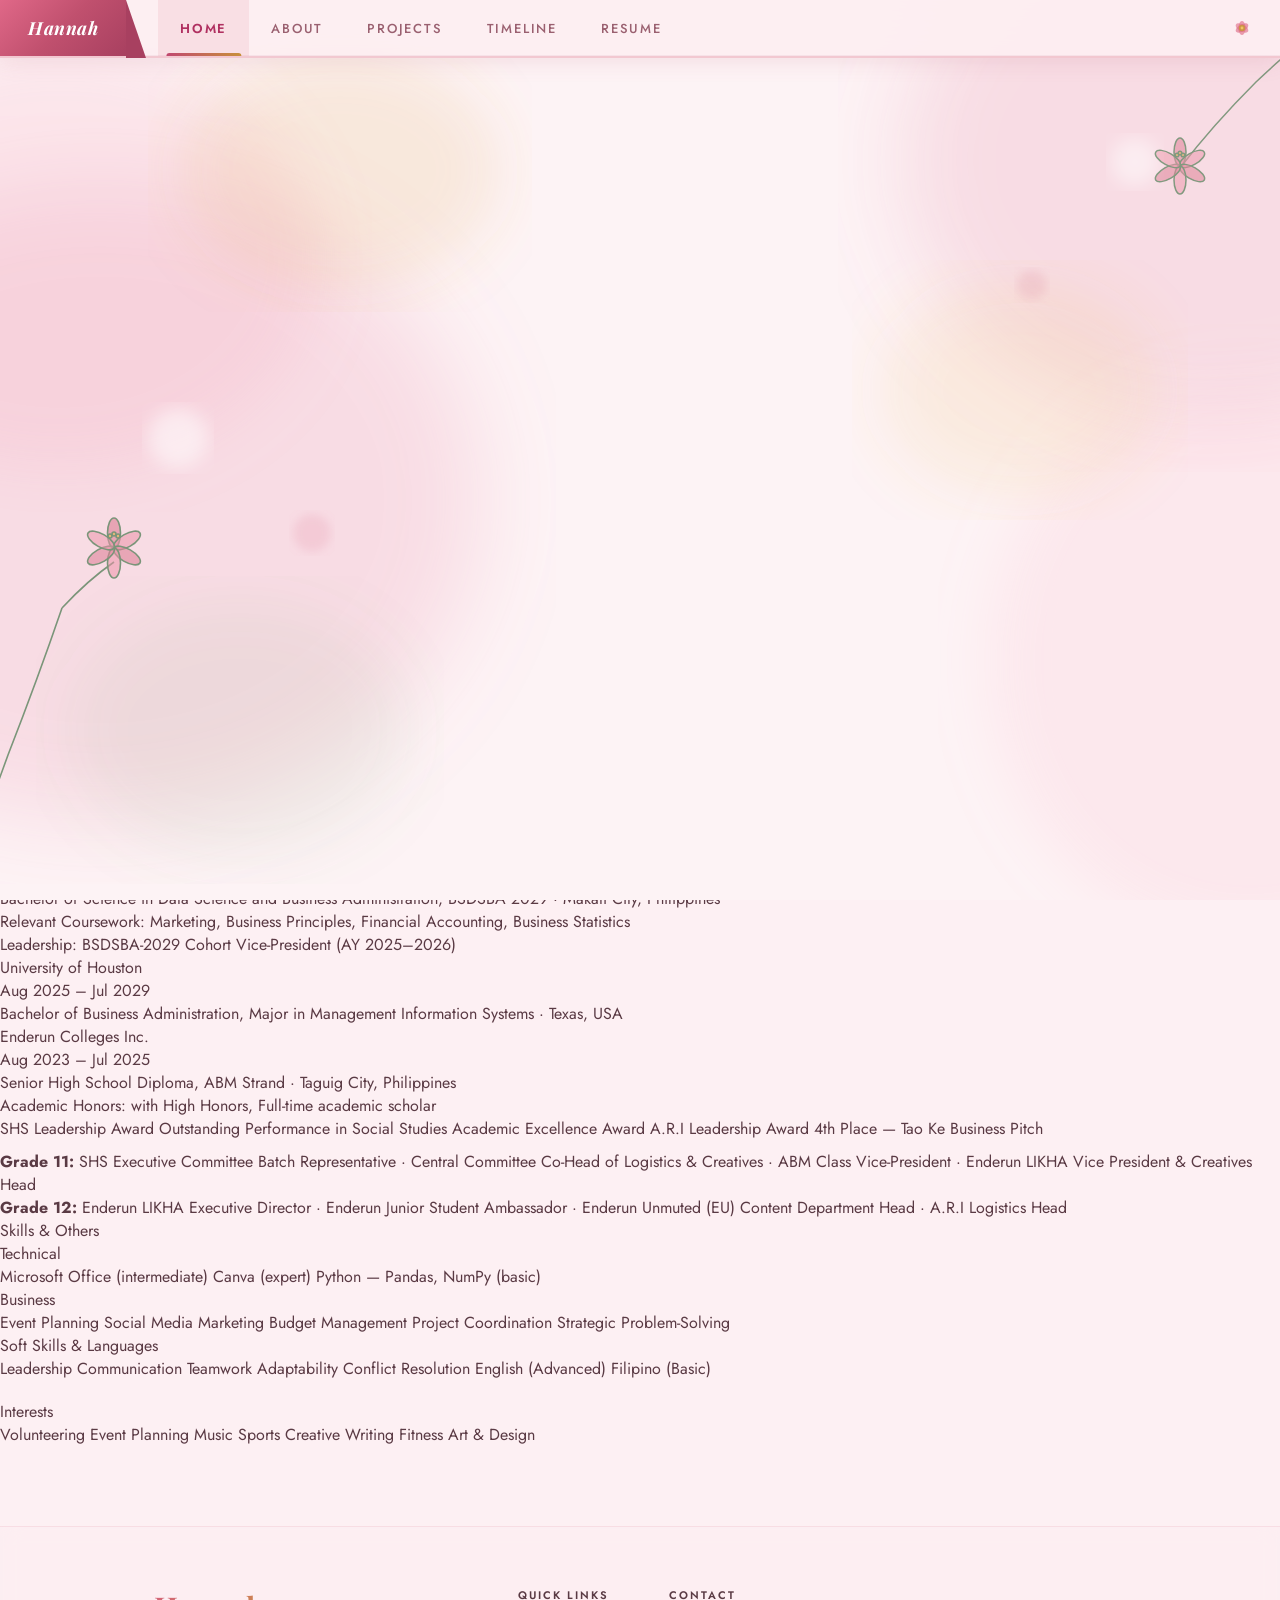
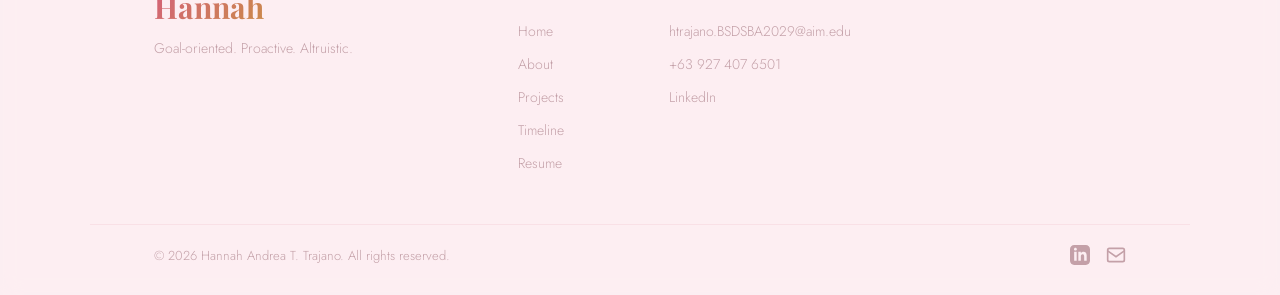
<file: resume.html>
<!doctype html>
<html lang="en">
  <head>
    <meta charset="UTF-8" />
    <meta name="viewport" content="width=device-width, initial-scale=1.0" />
    <title>Resume — Hannah Andrea T. Trajano</title>
    <link
      href="https://fonts.googleapis.com/css2?family=Playfair+Display:ital,wght@0,400;0,600;0,700;0,800;1,400;1,600&family=Jost:wght@300;400;500;600&display=swap"
      rel="stylesheet"
    />
    <link rel="stylesheet" href="style.css" />
  </head>
  <body>
    <div id="lily-bg">
      <svg
        viewBox="0 0 1440 900"
        preserveAspectRatio="xMidYMid slice"
        xmlns="http://www.w3.org/2000/svg"
      >
        <defs>
          <filter id="blur-xl"><feGaussianBlur stdDeviation="45" /></filter>
          <filter id="blur-l"><feGaussianBlur stdDeviation="30" /></filter>
          <filter id="blur-m"><feGaussianBlur stdDeviation="18" /></filter>
          <filter id="blur-s"><feGaussianBlur stdDeviation="9" /></filter>
          <filter id="blur-xs"><feGaussianBlur stdDeviation="5" /></filter>
        </defs>
        <rect width="1440" height="900" fill="#fdf3f5" />
        <ellipse
          cx="180"
          cy="500"
          rx="380"
          ry="320"
          fill="rgba(228,130,158,0.20)"
          filter="url(#blur-xl)"
        />
        <ellipse
          cx="140"
          cy="260"
          rx="260"
          ry="210"
          fill="rgba(240,155,180,0.16)"
          filter="url(#blur-l)"
        />
        <ellipse
          cx="1290"
          cy="160"
          rx="310"
          ry="260"
          fill="rgba(222,118,148,0.18)"
          filter="url(#blur-xl)"
        />
        <ellipse
          cx="1330"
          cy="660"
          rx="260"
          ry="280"
          fill="rgba(244,172,195,0.16)"
          filter="url(#blur-l)"
        />
        <ellipse
          cx="420"
          cy="170"
          rx="160"
          ry="118"
          fill="rgba(215,165,68,0.14)"
          filter="url(#blur-l)"
        />
        <ellipse
          cx="1100"
          cy="390"
          rx="140"
          ry="108"
          fill="rgba(225,178,75,0.12)"
          filter="url(#blur-l)"
        />
        <ellipse
          cx="320"
          cy="730"
          rx="170"
          ry="128"
          fill="rgba(110,165,100,0.08)"
          filter="url(#blur-l)"
        />
        <circle
          cx="258"
          cy="438"
          r="30"
          fill="rgba(255,255,255,0.52)"
          filter="url(#blur-s)"
        />
        <circle
          cx="1215"
          cy="162"
          r="24"
          fill="rgba(255,255,255,0.48)"
          filter="url(#blur-s)"
        />
        <circle
          cx="392"
          cy="533"
          r="19"
          fill="rgba(218,125,152,0.18)"
          filter="url(#blur-xs)"
        />
        <circle
          cx="1112"
          cy="285"
          r="15"
          fill="rgba(212,118,145,0.17)"
          filter="url(#blur-xs)"
        />
      </svg>
    </div>

    <div id="botanical-art">
      <svg
        viewBox="0 0 1440 900"
        preserveAspectRatio="xMidYMid slice"
        xmlns="http://www.w3.org/2000/svg"
      >
        <g
          class="stem-left"
          stroke="#4a7a50"
          stroke-width="1.6"
          fill="none"
          opacity="0.72"
        >
          <path d="M 28 920 Q 58 838 88 755 Q 118 678 142 608" />
          <path d="M 72 848 Q 36 810 14 784" />
          <path
            d="M 14 784 Q 30 790 52 810 Q 62 822 72 848Z"
            fill="rgba(74,122,80,0.34)"
          />
          <path d="M 142 608 Q 168 580 194 562" />
          <g transform="translate(194,548)">
            <ellipse
              cx="0"
              cy="-15"
              rx="6.5"
              ry="15"
              fill="rgba(212,96,122,0.62)"
              transform="rotate(0)"
            />
            <ellipse
              cx="0"
              cy="-15"
              rx="6.5"
              ry="15"
              fill="rgba(232,122,148,0.56)"
              transform="rotate(60)"
            />
            <ellipse
              cx="0"
              cy="-15"
              rx="6.5"
              ry="15"
              fill="rgba(212,96,122,0.60)"
              transform="rotate(120)"
            />
            <ellipse
              cx="0"
              cy="-15"
              rx="6.5"
              ry="15"
              fill="rgba(232,122,148,0.54)"
              transform="rotate(180)"
            />
            <ellipse
              cx="0"
              cy="-15"
              rx="6.5"
              ry="15"
              fill="rgba(212,96,122,0.58)"
              transform="rotate(240)"
            />
            <ellipse
              cx="0"
              cy="-15"
              rx="6.5"
              ry="15"
              fill="rgba(232,122,148,0.52)"
              transform="rotate(300)"
            />
            <circle cx="4" cy="-12" r="2.0" fill="rgba(220,172,68,0.88)" />
            <circle cx="-4" cy="-12" r="2.0" fill="rgba(220,172,68,0.88)" />
            <circle cx="0" cy="-14" r="2.0" fill="rgba(220,172,68,0.88)" />
          </g>
        </g>
        <g
          class="stem-right"
          stroke="#4a7a50"
          stroke-width="1.5"
          fill="none"
          opacity="0.68"
        >
          <path d="M 1440 0 Q 1384 36 1336 82 Q 1292 126 1260 168" />
          <path d="M 1362 58 Q 1396 44 1420 34" />
          <path
            d="M 1420 34 Q 1402 44 1380 56 Q 1368 62 1362 58Z"
            fill="rgba(74,122,80,0.30)"
          />
          <g transform="translate(1260,166)">
            <ellipse
              cx="0"
              cy="-14"
              rx="6"
              ry="14"
              fill="rgba(212,96,122,0.60)"
              transform="rotate(0)"
            />
            <ellipse
              cx="0"
              cy="-14"
              rx="6"
              ry="14"
              fill="rgba(232,122,148,0.55)"
              transform="rotate(60)"
            />
            <ellipse
              cx="0"
              cy="-14"
              rx="6"
              ry="14"
              fill="rgba(212,96,122,0.58)"
              transform="rotate(120)"
            />
            <ellipse
              cx="0"
              cy="-14"
              rx="6"
              ry="14"
              fill="rgba(232,122,148,0.53)"
              transform="rotate(180)"
            />
            <ellipse
              cx="0"
              cy="-14"
              rx="6"
              ry="14"
              fill="rgba(212,96,122,0.56)"
              transform="rotate(240)"
            />
            <ellipse
              cx="0"
              cy="-14"
              rx="6"
              ry="14"
              fill="rgba(232,122,148,0.51)"
              transform="rotate(300)"
            />
            <circle cx="3" cy="-11" r="1.8" fill="rgba(220,172,68,0.86)" />
            <circle cx="-3" cy="-11" r="1.8" fill="rgba(220,172,68,0.86)" />
            <circle cx="0" cy="-13" r="1.8" fill="rgba(220,172,68,0.86)" />
          </g>
        </g>
      </svg>
    </div>
    <nav>
      <div class="nav-bar">
        <div class="nav-brand-block">
          <a href="index.html" class="nav-brand-text">Hannah</a>
        </div>
        <ul class="nav-links">
          <li>
            <a href="index.html" data-short="H"><span>Home</span></a>
          </li>
          <li>
            <a href="about.html" data-short="A"><span>About</span></a>
          </li>
          <li>
            <a href="index.html#projects" data-short="P"
              ><span>Projects</span></a
            >
          </li>
          <li>
            <a href="timeline.html" data-short="T"><span>Timeline</span></a>
          </li>
          <li>
            <a href="resume.html" data-short="R"><span>Resume</span></a>
          </li>
        </ul>
        <div class="nav-lily">
          <svg viewBox="0 0 28 28" width="28" height="28" fill="none">
            <ellipse
              cx="14"
              cy="14"
              rx="3.5"
              ry="7"
              fill="rgba(212,96,122,0.45)"
              transform="rotate(0,14,14)"
            />
            <ellipse
              cx="14"
              cy="14"
              rx="3.5"
              ry="7"
              fill="rgba(232,122,148,0.40)"
              transform="rotate(60,14,14)"
            />
            <ellipse
              cx="14"
              cy="14"
              rx="3.5"
              ry="7"
              fill="rgba(212,96,122,0.42)"
              transform="rotate(120,14,14)"
            />
            <ellipse
              cx="14"
              cy="14"
              rx="3.5"
              ry="7"
              fill="rgba(232,122,148,0.38)"
              transform="rotate(180,14,14)"
            />
            <ellipse
              cx="14"
              cy="14"
              rx="3.5"
              ry="7"
              fill="rgba(212,96,122,0.40)"
              transform="rotate(240,14,14)"
            />
            <ellipse
              cx="14"
              cy="14"
              rx="3.5"
              ry="7"
              fill="rgba(232,122,148,0.36)"
              transform="rotate(300,14,14)"
            />
            <circle cx="14" cy="14" r="3.2" fill="rgba(200,150,60,0.88)" />
            <circle cx="14" cy="14" r="1.4" fill="rgba(240,200,100,0.95)" />
          </svg>
        </div>
      </div>
    </nav>

    <section class="resume-section">
      <div class="resume-container">
        <div class="resume-page-header">
          <p class="resume-eyebrow">Curriculum Vitae</p>
          <h1 class="resume-page-title">My Résumé</h1>
          <p class="resume-page-sub">
            A full overview of Hannah's education, experience, and skills.
          </p>
          <a
            href="Trajano_Hannah_Resume__1_.pdf"
            class="resume-download-btn"
            target="_blank"
            download
          >
            <svg
              width="18"
              height="18"
              viewBox="0 0 24 24"
              fill="none"
              stroke="currentColor"
              stroke-width="2"
            >
              <path d="M21 15v4a2 2 0 0 1-2 2H5a2 2 0 0 1-2-2v-4" />
              <polyline points="7 10 12 15 17 10" />
              <line x1="12" y1="15" x2="12" y2="3" />
            </svg>
            Download PDF
          </a>
        </div>

        <!-- Resume card -->
        <div class="resume-card">
          <!-- Header -->
          <div class="rv-name">Hannah Andrea T. Trajano</div>
          <div class="rv-contact">
            <span>htrajano.BSDSBA2029@aim.edu</span>
            <span>·</span>
            <a
              href="https://www.linkedin.com/in/hannah-andrea-trajano/"
              target="_blank"
              >LinkedIn</a
            >
            <span>·</span>
            <span>Makati City, Philippines</span>
            <span>·</span>
            <a href="tel:+639274076501">+63 927 407 6501</a>
          </div>
          <p class="rv-summary">
            Goal-oriented and proactive BSDSBA student at AIM with strengths in
            marketing strategy, event organization, and financial analysis.
            Skilled in leadership, strategic coordination, and leveraging
            analytics. Seeking to apply analytics and strategic planning skills
            to contribute to operational efficiency and growth.
          </p>

          <div class="rv-section">
            <div class="rv-section-title">Experience</div>

            <div class="rv-entry">
              <div class="rv-entry-header">
                <div class="rv-entry-title">
                  Part-Time Math &amp; English Instructor
                </div>
                <span class="rv-entry-date">May 2022 – Jul 2025</span>
              </div>
              <div class="rv-entry-sub">
                Kumon Cavite City Center — Cavite City, Philippines
              </div>
              <ul class="rv-bullets">
                <li>Taught Math to students from elementary to high school</li>
                <li>
                  Taught English to early readers from kindergarten to
                  elementary
                </li>
                <li>
                  Assisted students in developing independent learning and
                  efficient study methods
                </li>
                <li>Received Math &amp; English Program Completer Plaque</li>
                <li>
                  Ranked in Top 10 Math &amp; English Completers in Kumon
                  Philippines
                </li>
              </ul>
            </div>

            <div class="rv-entry">
              <div class="rv-entry-header">
                <div class="rv-entry-title">Human Resources Intern</div>
                <span class="rv-entry-date">Aug 2024</span>
              </div>
              <div class="rv-entry-sub">
                Eight8ate Holdings, Inc. — Taguig City, Philippines · Senior
                High School Work Immersion Program
              </div>
              <ul class="rv-bullets">
                <li>
                  Assisted with HR tasks such as processing employee overtime,
                  timekeeping, and payroll support
                </li>
                <li>
                  Organized and maintained employee records and HR-related files
                </li>
                <li>
                  Supported the organization and coordination of the Pawssion
                  FunRun, a collaboration fundraising event
                </li>
              </ul>
            </div>
          </div>

          <div class="rv-divider"></div>

          <div class="rv-section">
            <div class="rv-section-title">Projects &amp; Leadership</div>

            <div class="rv-entry">
              <div class="rv-entry-header">
                <div class="rv-entry-title">
                  Adparo, Rego, Iuvo (A.R.I): SHS Business Pitch Competition
                </div>
                <span class="rv-entry-date">Nov 2024 – Feb 2025</span>
              </div>
              <div class="rv-entry-sub">
                Enderun Colleges, Inc. — Logistics Head
              </div>
              <ul class="rv-bullets">
                <li>
                  Oversaw planning, logistics, and on-site operations,
                  coordinating with Security services, MIS, and venue staff
                </li>
                <li>
                  Facilitated engagement and participation among students and
                  supported the event's overall flow
                </li>
              </ul>
            </div>

            <div class="rv-entry">
              <div class="rv-entry-header">
                <div class="rv-entry-title">
                  Enderun LIKHA: Enderun's Got Talent 2025
                </div>
                <span class="rv-entry-date">Jan 2025 – Apr 2025</span>
              </div>
              <div class="rv-entry-sub">
                Enderun Colleges, Inc. — Executive Director
              </div>
              <ul class="rv-bullets">
                <li>
                  Spearheaded the planning and execution of a campus-wide talent
                  competition for SHS, college students, and external guests
                </li>
                <li>
                  Collaborated with several departments and external sponsors to
                  secure resources and manage performances
                </li>
                <li>
                  Oversaw marketing, promotions, and participant management,
                  ensuring high engagement
                </li>
              </ul>
            </div>
          </div>

          <div class="rv-divider"></div>

          <div class="rv-section">
            <div class="rv-section-title">Education</div>

            <div class="rv-entry">
              <div class="rv-entry-header">
                <div class="rv-entry-title">Asian Institute of Management</div>
                <span class="rv-entry-date">Aug 2025 – Jul 2029</span>
              </div>
              <div class="rv-entry-sub">
                Bachelor of Science in Data Science and Business Administration,
                BSDSBA 2029 · Makati City, Philippines
              </div>
              <div class="rv-entry-desc">
                Relevant Coursework: Marketing, Business Principles, Financial
                Accounting, Business Statistics<br />Leadership: BSDSBA-2029
                Cohort Vice-President (AY 2025–2026)
              </div>
            </div>

            <div class="rv-entry">
              <div class="rv-entry-header">
                <div class="rv-entry-title">University of Houston</div>
                <span class="rv-entry-date">Aug 2025 – Jul 2029</span>
              </div>
              <div class="rv-entry-sub">
                Bachelor of Business Administration, Major in Management
                Information Systems · Texas, USA
              </div>
            </div>

            <div class="rv-entry">
              <div class="rv-entry-header">
                <div class="rv-entry-title">Enderun Colleges Inc.</div>
                <span class="rv-entry-date">Aug 2023 – Jul 2025</span>
              </div>
              <div class="rv-entry-sub">
                Senior High School Diploma, ABM Strand · Taguig City,
                Philippines
              </div>
              <div class="rv-entry-desc">
                Academic Honors: with High Honors, Full-time academic scholar
              </div>
              <div class="rv-awards" style="margin-bottom: 10px">
                <span class="rv-award-tag">SHS Leadership Award</span>
                <span class="rv-award-tag"
                  >Outstanding Performance in Social Studies</span
                >
                <span class="rv-award-tag">Academic Excellence Award</span>
                <span class="rv-award-tag gold">A.R.I Leadership Award</span>
                <span class="rv-award-tag"
                  >4th Place — Tao Ke Business Pitch</span
                >
              </div>
              <div class="rv-entry-desc" style="margin-top: 8px">
                <strong>Grade 11:</strong> SHS Executive Committee Batch
                Representative · Central Committee Co-Head of Logistics &amp;
                Creatives · ABM Class Vice-President · Enderun LIKHA Vice
                President &amp; Creatives Head
              </div>
              <div class="rv-entry-desc">
                <strong>Grade 12:</strong> Enderun LIKHA Executive Director ·
                Enderun Junior Student Ambassador · Enderun Unmuted (EU) Content
                Department Head · A.R.I Logistics Head
              </div>
            </div>
          </div>

          <div class="rv-divider"></div>

          <div class="rv-section">
            <div class="rv-section-title">Skills &amp; Others</div>
            <div class="rv-skills-grid">
              <div>
                <div class="rv-skill-group-label">Technical</div>
                <div class="rv-skill-pills">
                  <span class="rv-skill-pill"
                    >Microsoft Office (intermediate)</span
                  >
                  <span class="rv-skill-pill">Canva (expert)</span>
                  <span class="rv-skill-pill"
                    >Python — Pandas, NumPy (basic)</span
                  >
                </div>
              </div>
              <div>
                <div class="rv-skill-group-label">Business</div>
                <div class="rv-skill-pills">
                  <span class="rv-skill-pill">Event Planning</span>
                  <span class="rv-skill-pill">Social Media Marketing</span>
                  <span class="rv-skill-pill">Budget Management</span>
                  <span class="rv-skill-pill">Project Coordination</span>
                  <span class="rv-skill-pill">Strategic Problem-Solving</span>
                </div>
              </div>
              <div>
                <div class="rv-skill-group-label">
                  Soft Skills &amp; Languages
                </div>
                <div class="rv-skill-pills">
                  <span class="rv-skill-pill">Leadership</span>
                  <span class="rv-skill-pill">Communication</span>
                  <span class="rv-skill-pill">Teamwork</span>
                  <span class="rv-skill-pill">Adaptability</span>
                  <span class="rv-skill-pill">Conflict Resolution</span>
                  <span class="rv-skill-pill">English (Advanced)</span>
                  <span class="rv-skill-pill">Filipino (Basic)</span>
                </div>
              </div>
            </div>

            <div style="margin-top: 20px">
              <div class="rv-skill-group-label">Interests</div>
              <div class="rv-skill-pills">
                <span class="rv-skill-pill">Volunteering</span>
                <span class="rv-skill-pill">Event Planning</span>
                <span class="rv-skill-pill">Music</span>
                <span class="rv-skill-pill">Sports</span>
                <span class="rv-skill-pill">Creative Writing</span>
                <span class="rv-skill-pill">Fitness</span>
                <span class="rv-skill-pill">Art &amp; Design</span>
              </div>
            </div>
          </div>
        </div>
      </div>
    </section>

    <footer class="footer">
      <div class="footer-content">
        <div class="footer-left">
          <h3 class="footer-logo">Hannah</h3>
          <p class="footer-description">
            Goal-oriented. Proactive. Altruistic.
          </p>
        </div>
        <div class="footer-links">
          <div class="footer-column">
            <h4>Quick Links</h4>
            <ul>
              <li><a href="index.html">Home</a></li>
              <li><a href="about.html">About</a></li>
              <li><a href="index.html#projects">Projects</a></li>
              <li><a href="timeline.html">Timeline</a></li>
              <li><a href="resume.html">Resume</a></li>
            </ul>
          </div>
          <div class="footer-column">
            <h4>Contact</h4>
            <ul>
              <li>
                <a href="mailto:htrajano.BSDSBA2029@aim.edu"
                  >htrajano.BSDSBA2029@aim.edu</a
                >
              </li>
              <li><a href="tel:+639274076501">+63 927 407 6501</a></li>
              <li>
                <a
                  href="https://www.linkedin.com/in/hannah-andrea-trajano/"
                  target="_blank"
                  >LinkedIn</a
                >
              </li>
            </ul>
          </div>
        </div>
      </div>
      <div class="footer-bottom">
        <p>&copy; 2026 Hannah Andrea T. Trajano. All rights reserved.</p>
        <div class="footer-social">
          <a
            href="https://www.linkedin.com/in/hannah-andrea-trajano/"
            aria-label="LinkedIn"
            target="_blank"
          >
            <svg width="20" height="20" viewBox="0 0 24 24" fill="currentColor">
              <path
                d="M19 0h-14c-2.761 0-5 2.239-5 5v14c0 2.761 2.239 5 5 5h14c2.762 0 5-2.239 5-5v-14c0-2.761-2.238-5-5-5zm-11 19h-3v-11h3v11zm-1.5-12.268c-.966 0-1.75-.79-1.75-1.764s.784-1.764 1.75-1.764 1.75.79 1.75 1.764-.783 1.764-1.75 1.764zm13.5 12.268h-3v-5.604c0-3.368-4-3.113-4 0v5.604h-3v-11h3v1.765c1.396-2.586 7-2.777 7 2.476v6.759z"
              />
            </svg>
          </a>
          <a href="mailto:htrajano.BSDSBA2029@aim.edu" aria-label="Email">
            <svg
              width="20"
              height="20"
              viewBox="0 0 24 24"
              fill="none"
              stroke="currentColor"
              stroke-width="2"
            >
              <rect x="2" y="4" width="20" height="16" rx="2" />
              <path d="M2 7l10 7 10-7" />
            </svg>
          </a>
        </div>
      </div>
    </footer>

    <script src="index.js"></script>
  </body>
</html>
</file>
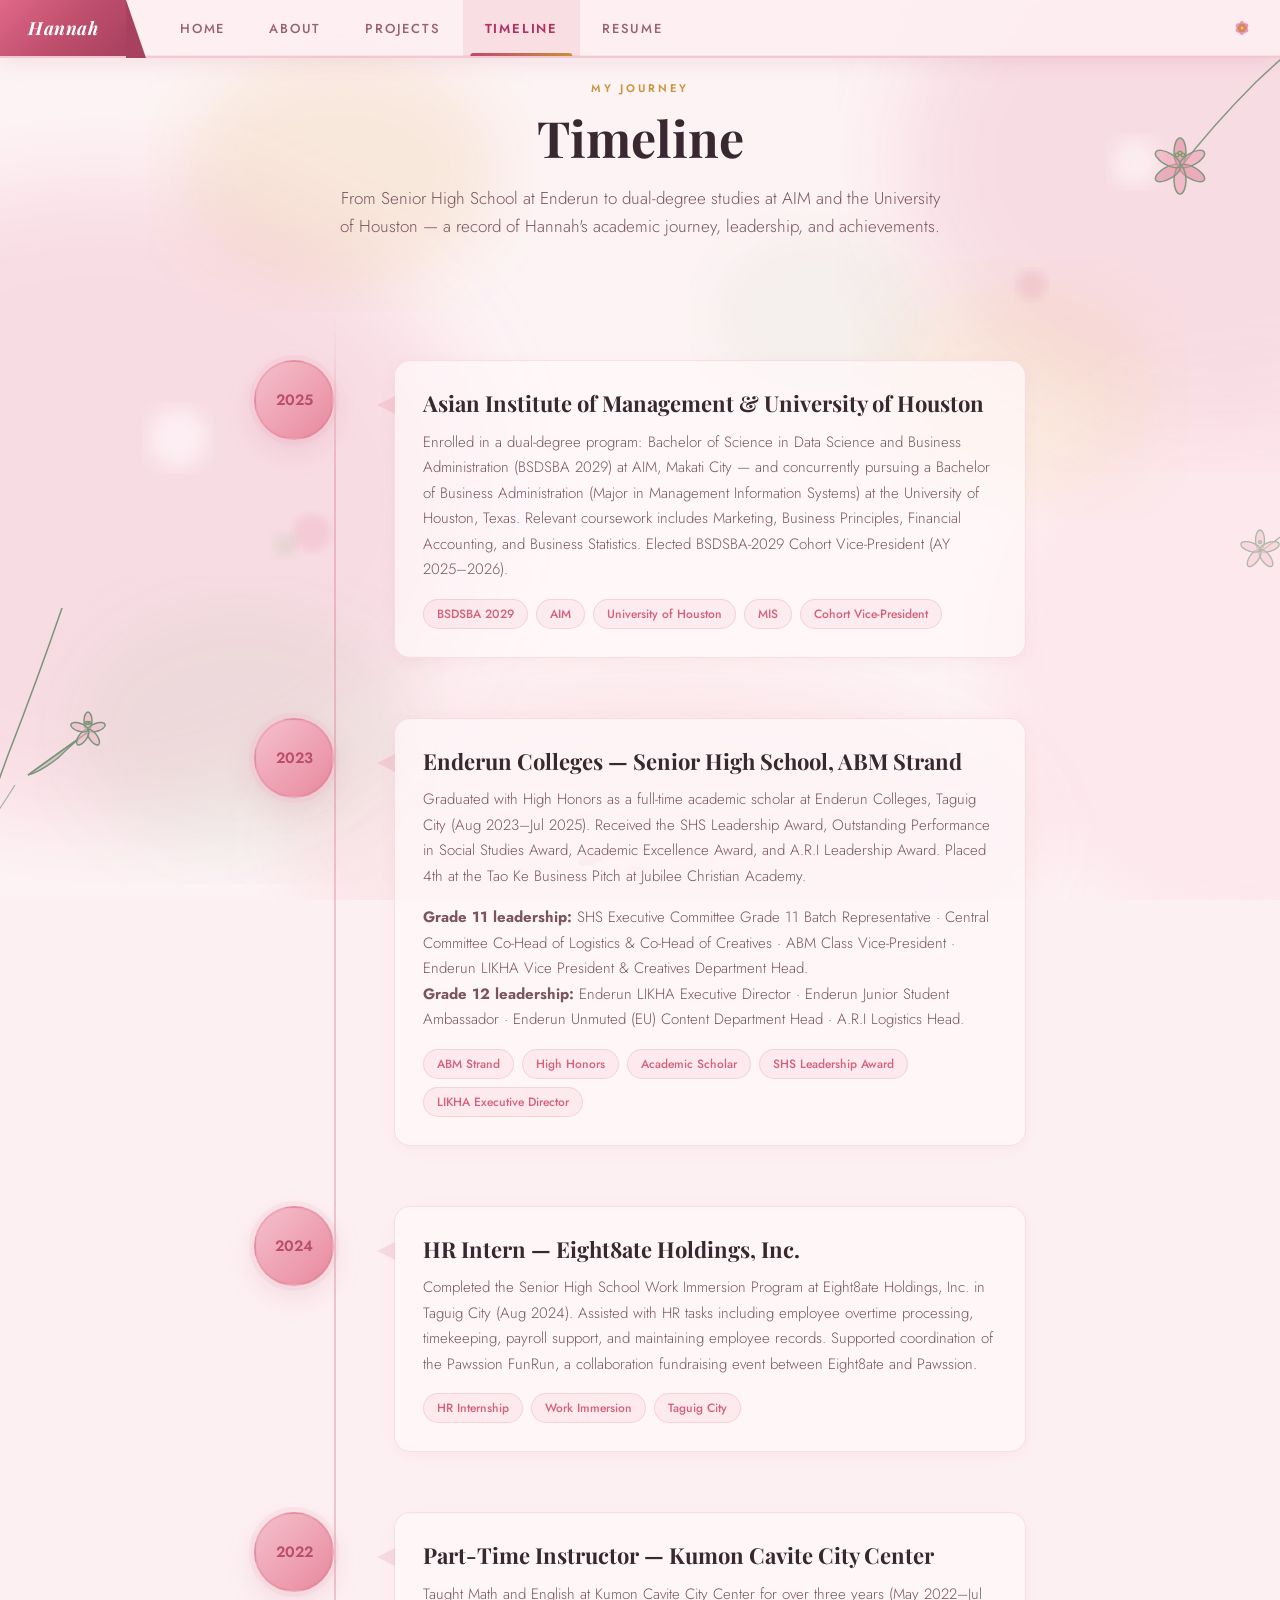
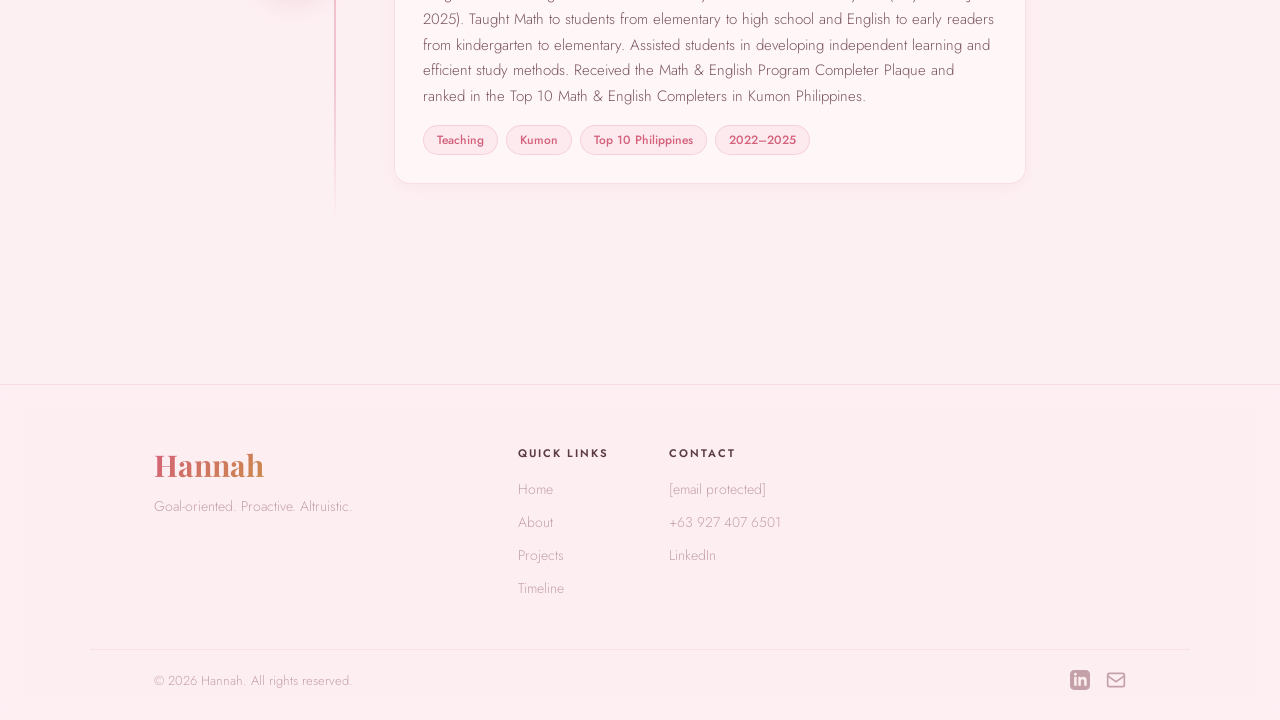
<file: timeline.html>
<!doctype html>
<html lang="en">
  <head>
    <meta charset="UTF-8" />
    <meta name="viewport" content="width=device-width, initial-scale=1.0" />
    <title>Timeline - Hannah</title>
    <link
      href="https://fonts.googleapis.com/css2?family=Playfair+Display:ital,wght@0,400;0,600;0,700;0,800;1,400;1,600&family=Jost:wght@300;400;500;600&display=swap"
      rel="stylesheet"
    />
    <link rel="stylesheet" href="style.css" />
  </head>
  <body>
    <div id="lily-bg">
      <svg
        viewBox="0 0 1440 900"
        preserveAspectRatio="xMidYMid slice"
        xmlns="http://www.w3.org/2000/svg"
      >
        <defs>
          <filter id="blur-xl"><feGaussianBlur stdDeviation="45" /></filter>
          <filter id="blur-l"><feGaussianBlur stdDeviation="30" /></filter>
          <filter id="blur-m"><feGaussianBlur stdDeviation="18" /></filter>
          <filter id="blur-s"><feGaussianBlur stdDeviation="9" /></filter>
          <filter id="blur-xs"><feGaussianBlur stdDeviation="5" /></filter>
        </defs>
        <rect width="1440" height="900" fill="#fdf3f5" />
        <ellipse
          cx="180"
          cy="500"
          rx="380"
          ry="320"
          fill="rgba(228,130,158,0.20)"
          filter="url(#blur-xl)"
        />
        <ellipse
          cx="1290"
          cy="160"
          rx="310"
          ry="260"
          fill="rgba(222,118,148,0.18)"
          filter="url(#blur-xl)"
        />
        <ellipse
          cx="1330"
          cy="660"
          rx="260"
          ry="280"
          fill="rgba(244,172,195,0.16)"
          filter="url(#blur-l)"
        />
        <ellipse
          cx="740"
          cy="840"
          rx="380"
          ry="160"
          fill="rgba(236,148,172,0.14)"
          filter="url(#blur-l)"
        />
        <ellipse
          cx="420"
          cy="170"
          rx="160"
          ry="118"
          fill="rgba(215,165,68,0.14)"
          filter="url(#blur-l)"
        />
        <ellipse
          cx="1100"
          cy="390"
          rx="140"
          ry="108"
          fill="rgba(225,178,75,0.12)"
          filter="url(#blur-l)"
        />
        <ellipse
          cx="320"
          cy="730"
          rx="170"
          ry="128"
          fill="rgba(110,165,100,0.08)"
          filter="url(#blur-l)"
        />
        <ellipse
          cx="900"
          cy="315"
          rx="108"
          ry="84"
          fill="rgba(118,168,108,0.06)"
          filter="url(#blur-m)"
        />
        <circle
          cx="258"
          cy="438"
          r="30"
          fill="rgba(255,255,255,0.52)"
          filter="url(#blur-s)"
        />
        <circle
          cx="1215"
          cy="162"
          r="24"
          fill="rgba(255,255,255,0.48)"
          filter="url(#blur-s)"
        />
        <circle
          cx="682"
          cy="832"
          r="17"
          fill="rgba(255,255,255,0.36)"
          filter="url(#blur-s)"
        />
        <circle
          cx="392"
          cy="533"
          r="19"
          fill="rgba(218,125,152,0.18)"
          filter="url(#blur-xs)"
        />
        <circle
          cx="1112"
          cy="285"
          r="15"
          fill="rgba(212,118,145,0.17)"
          filter="url(#blur-xs)"
        />
        <circle
          cx="365"
          cy="545"
          r="12"
          fill="rgba(88,148,82,0.10)"
          filter="url(#blur-xs)"
        />
      </svg>
    </div>

    <div id="botanical-art">
      <svg
        viewBox="0 0 1440 900"
        preserveAspectRatio="xMidYMid slice"
        xmlns="http://www.w3.org/2000/svg"
      >
        <g
          class="stem-left"
          stroke="#4a7a50"
          stroke-width="1.5"
          fill="none"
          opacity="0.72"
        >
          <path d="M 28 920 Q 58 838 88 755 Q 118 678 142 608" />
          <path d="M 72 848 Q 36 810 14 784" />
          <path
            d="M 14 784 Q 30 790 52 810 Q 62 822 72 848Z"
            fill="rgba(74,122,80,0.34)"
          />
          <path d="M 108 775 Q 145 748 168 732" />
          <path
            d="M 168 732 Q 154 742 138 758 Q 120 772 108 775Z"
            fill="rgba(74,122,80,0.30)"
          />
          <g transform="translate(168,730)">
            <ellipse
              cx="0"
              cy="-9"
              rx="4"
              ry="9"
              fill="rgba(240,168,190,0.62)"
              transform="rotate(0)"
            />
            <ellipse
              cx="0"
              cy="-9"
              rx="4"
              ry="9"
              fill="rgba(240,168,190,0.56)"
              transform="rotate(72)"
            />
            <ellipse
              cx="0"
              cy="-9"
              rx="4"
              ry="9"
              fill="rgba(240,168,190,0.59)"
              transform="rotate(144)"
            />
            <ellipse
              cx="0"
              cy="-9"
              rx="4"
              ry="9"
              fill="rgba(240,168,190,0.54)"
              transform="rotate(216)"
            />
            <ellipse
              cx="0"
              cy="-9"
              rx="4"
              ry="9"
              fill="rgba(240,168,190,0.52)"
              transform="rotate(288)"
            />
            <circle cx="1" cy="-7" r="1.4" fill="rgba(218,168,68,0.82)" />
            <circle cx="-1" cy="-7" r="1.4" fill="rgba(218,168,68,0.82)" />
          </g>
        </g>
        <g
          class="stem-fern-l"
          stroke="#3e6e44"
          stroke-width="1.2"
          fill="none"
          opacity="0.50"
        >
          <path d="M 0 920 Q 30 880 55 845 Q 78 812 95 785" />
          <path d="M 30 892 Q 8 868 0 856" />
          <path
            d="M 0 856 Q 10 862 22 874 Q 28 882 30 892Z"
            fill="rgba(62,110,68,0.26)"
          />
        </g>
        <g
          class="stem-right"
          stroke="#4a7a50"
          stroke-width="1.5"
          fill="none"
          opacity="0.68"
        >
          <path d="M 1440 0 Q 1384 36 1336 82 Q 1292 126 1260 168" />
          <path d="M 1362 58 Q 1396 44 1420 34" />
          <path
            d="M 1420 34 Q 1402 44 1380 56 Q 1368 62 1362 58Z"
            fill="rgba(74,122,80,0.30)"
          />
          <g transform="translate(1260,166)">
            <ellipse
              cx="0"
              cy="-14"
              rx="6"
              ry="14"
              fill="rgba(212,96,122,0.60)"
              transform="rotate(0)"
            />
            <ellipse
              cx="0"
              cy="-14"
              rx="6"
              ry="14"
              fill="rgba(232,122,148,0.55)"
              transform="rotate(60)"
            />
            <ellipse
              cx="0"
              cy="-14"
              rx="6"
              ry="14"
              fill="rgba(212,96,122,0.58)"
              transform="rotate(120)"
            />
            <ellipse
              cx="0"
              cy="-14"
              rx="6"
              ry="14"
              fill="rgba(232,122,148,0.53)"
              transform="rotate(180)"
            />
            <ellipse
              cx="0"
              cy="-14"
              rx="6"
              ry="14"
              fill="rgba(212,96,122,0.56)"
              transform="rotate(240)"
            />
            <ellipse
              cx="0"
              cy="-14"
              rx="6"
              ry="14"
              fill="rgba(232,122,148,0.51)"
              transform="rotate(300)"
            />
            <circle cx="3" cy="-11" r="1.8" fill="rgba(220,172,68,0.86)" />
            <circle cx="-3" cy="-11" r="1.8" fill="rgba(220,172,68,0.86)" />
            <circle cx="0" cy="-13" r="1.8" fill="rgba(220,172,68,0.86)" />
          </g>
        </g>
        <g
          class="stem-mid"
          stroke="#5a8a60"
          stroke-width="1.3"
          fill="none"
          opacity="0.50"
        >
          <path d="M 1440 460 Q 1416 488 1390 512 Q 1364 535 1340 552" />
          <path d="M 1368 508 Q 1392 494 1412 486" />
          <path
            d="M 1412 486 Q 1396 496 1372 510 Q 1366 516 1368 508Z"
            fill="rgba(74,122,80,0.24)"
          />
          <g transform="translate(1340,550)">
            <ellipse
              cx="0"
              cy="-10"
              rx="4.5"
              ry="10"
              fill="rgba(240,168,190,0.58)"
              transform="rotate(0)"
            />
            <ellipse
              cx="0"
              cy="-10"
              rx="4.5"
              ry="10"
              fill="rgba(240,168,190,0.52)"
              transform="rotate(72)"
            />
            <ellipse
              cx="0"
              cy="-10"
              rx="4.5"
              ry="10"
              fill="rgba(240,168,190,0.55)"
              transform="rotate(144)"
            />
            <ellipse
              cx="0"
              cy="-10"
              rx="4.5"
              ry="10"
              fill="rgba(240,168,190,0.50)"
              transform="rotate(216)"
            />
            <ellipse
              cx="0"
              cy="-10"
              rx="4.5"
              ry="10"
              fill="rgba(240,168,190,0.48)"
              transform="rotate(288)"
            />
            <circle cx="0" cy="-8" r="1.4" fill="rgba(218,168,68,0.78)" />
          </g>
        </g>
        <g class="petal-blob" opacity="0.46">
          <ellipse
            cx="672"
            cy="858"
            rx="15"
            ry="6"
            fill="rgba(228,138,162,0.52)"
            transform="rotate(-20,672,858)"
          />
          <ellipse
            cx="718"
            cy="872"
            rx="12"
            ry="5"
            fill="rgba(245,172,192,0.46)"
            transform="rotate(14,718,872)"
          />
          <circle cx="695" cy="852" r="3.5" fill="rgba(215,162,58,0.48)" />
        </g>
      </svg>
    </div>

    <nav>
      <div class="nav-bar">
        <div class="nav-brand-block">
          <a href="index.html" class="nav-brand-text">Hannah</a>
        </div>
        <ul class="nav-links">
          <li>
            <a href="index.html" data-short="H"><span>Home</span></a>
          </li>
          <li>
            <a href="about.html" data-short="A"><span>About</span></a>
          </li>
          <li>
            <a href="index.html#projects" data-short="P"
              ><span>Projects</span></a
            >
          </li>
          <li>
            <a href="timeline.html" data-short="T"><span>Timeline</span></a>
          </li>
          <li>
            <a href="resume.html" data-short="R"><span>Resume</span></a>
          </li>
        </ul>
        <div class="nav-lily">
          <svg viewBox="0 0 28 28" width="28" height="28" fill="none">
            <ellipse
              cx="14"
              cy="14"
              rx="3.5"
              ry="7"
              fill="rgba(212,96,122,0.45)"
              transform="rotate(0,14,14)"
            />
            <ellipse
              cx="14"
              cy="14"
              rx="3.5"
              ry="7"
              fill="rgba(232,122,148,0.40)"
              transform="rotate(60,14,14)"
            />
            <ellipse
              cx="14"
              cy="14"
              rx="3.5"
              ry="7"
              fill="rgba(212,96,122,0.42)"
              transform="rotate(120,14,14)"
            />
            <ellipse
              cx="14"
              cy="14"
              rx="3.5"
              ry="7"
              fill="rgba(232,122,148,0.38)"
              transform="rotate(180,14,14)"
            />
            <ellipse
              cx="14"
              cy="14"
              rx="3.5"
              ry="7"
              fill="rgba(212,96,122,0.40)"
              transform="rotate(240,14,14)"
            />
            <ellipse
              cx="14"
              cy="14"
              rx="3.5"
              ry="7"
              fill="rgba(232,122,148,0.36)"
              transform="rotate(300,14,14)"
            />
            <circle cx="14" cy="14" r="3.2" fill="rgba(200,150,60,0.88)" />
            <circle cx="14" cy="14" r="1.4" fill="rgba(240,200,100,0.95)" />
          </svg>
        </div>
      </div>
    </nav>

    <section class="timeline-section" id="timeline">
      <div class="timeline-container">
        <div class="timeline-header">
          <p class="section-label">My Journey</p>
          <h2 class="section-title">Timeline</h2>
          <p class="section-description">
            From Senior High School at Enderun to dual-degree studies at AIM and
            the University of Houston — a record of Hannah's academic journey,
            leadership, and achievements.
          </p>
        </div>
        <div class="timeline">
          <div class="timeline-item">
            <div class="timeline-year">
              <span class="year-badge">2025</span>
            </div>
            <div class="timeline-content">
              <h3 class="timeline-title">
                Asian Institute of Management &amp; University of Houston
              </h3>
              <p class="timeline-description">
                Enrolled in a dual-degree program: Bachelor of Science in Data
                Science and Business Administration (BSDSBA 2029) at AIM, Makati
                City — and concurrently pursuing a Bachelor of Business
                Administration (Major in Management Information Systems) at the
                University of Houston, Texas. Relevant coursework includes
                Marketing, Business Principles, Financial Accounting, and
                Business Statistics. Elected BSDSBA-2029 Cohort Vice-President
                (AY 2025–2026).
              </p>
              <div class="timeline-tags">
                <span class="tag">BSDSBA 2029</span>
                <span class="tag">AIM</span>
                <span class="tag">University of Houston</span>
                <span class="tag">MIS</span>
                <span class="tag">Cohort Vice-President</span>
              </div>
            </div>
          </div>

          <div class="timeline-item">
            <div class="timeline-year">
              <span class="year-badge">2023</span>
            </div>
            <div class="timeline-content">
              <h3 class="timeline-title">
                Enderun Colleges — Senior High School, ABM Strand
              </h3>
              <p class="timeline-description">
                Graduated with High Honors as a full-time academic scholar at
                Enderun Colleges, Taguig City (Aug 2023–Jul 2025). Received the
                SHS Leadership Award, Outstanding Performance in Social Studies
                Award, Academic Excellence Award, and A.R.I Leadership Award.
                Placed 4th at the Tao Ke Business Pitch at Jubilee Christian
                Academy.
              </p>
              <p class="timeline-description" style="margin-top: 10px">
                <strong>Grade 11 leadership:</strong> SHS Executive Committee
                Grade 11 Batch Representative · Central Committee Co-Head of
                Logistics &amp; Co-Head of Creatives · ABM Class Vice-President
                · Enderun LIKHA Vice President &amp; Creatives Department
                Head.<br />
                <strong>Grade 12 leadership:</strong> Enderun LIKHA Executive
                Director · Enderun Junior Student Ambassador · Enderun Unmuted
                (EU) Content Department Head · A.R.I Logistics Head.
              </p>
              <div class="timeline-tags">
                <span class="tag">ABM Strand</span>
                <span class="tag">High Honors</span>
                <span class="tag">Academic Scholar</span>
                <span class="tag">SHS Leadership Award</span>
                <span class="tag">LIKHA Executive Director</span>
              </div>
            </div>
          </div>

          <div class="timeline-item">
            <div class="timeline-year">
              <span class="year-badge">2024</span>
            </div>
            <div class="timeline-content">
              <h3 class="timeline-title">
                HR Intern — Eight8ate Holdings, Inc.
              </h3>
              <p class="timeline-description">
                Completed the Senior High School Work Immersion Program at
                Eight8ate Holdings, Inc. in Taguig City (Aug 2024). Assisted
                with HR tasks including employee overtime processing,
                timekeeping, payroll support, and maintaining employee records.
                Supported coordination of the Pawssion FunRun, a collaboration
                fundraising event between Eight8ate and Pawssion.
              </p>
              <div class="timeline-tags">
                <span class="tag">HR Internship</span>
                <span class="tag">Work Immersion</span>
                <span class="tag">Taguig City</span>
              </div>
            </div>
          </div>

          <div class="timeline-item">
            <div class="timeline-year">
              <span class="year-badge">2022</span>
            </div>
            <div class="timeline-content">
              <h3 class="timeline-title">
                Part-Time Instructor — Kumon Cavite City Center
              </h3>
              <p class="timeline-description">
                Taught Math and English at Kumon Cavite City Center for over
                three years (May 2022–Jul 2025). Taught Math to students from
                elementary to high school and English to early readers from
                kindergarten to elementary. Assisted students in developing
                independent learning and efficient study methods. Received the
                Math &amp; English Program Completer Plaque and ranked in the
                Top 10 Math &amp; English Completers in Kumon Philippines.
              </p>
              <div class="timeline-tags">
                <span class="tag">Teaching</span>
                <span class="tag">Kumon</span>
                <span class="tag">Top 10 Philippines</span>
                <span class="tag">2022–2025</span>
              </div>
            </div>
          </div>
        </div>
      </div>
    </section>

    <footer class="footer">
      <div class="footer-content">
        <div class="footer-left">
          <h3 class="footer-logo">Hannah</h3>
          <p class="footer-description">
            Goal-oriented. Proactive. Altruistic.
          </p>
        </div>
        <div class="footer-links">
          <div class="footer-column">
            <h4>Quick Links</h4>
            <ul>
              <li><a href="index.html">Home</a></li>
              <li><a href="about.html">About</a></li>
              <li><a href="index.html#projects">Projects</a></li>
              <li><a href="timeline.html">Timeline</a></li>
            </ul>
          </div>
          <div class="footer-column">
            <h4>Contact</h4>
            <ul>
              <li>
                <a
                  href="/cdn-cgi/l/email-protection#c1b1ada0a2a4a9aeada5a4b381a4aca0a8adefa2aeac"
                  ><span
                    class="__cf_email__"
                    data-cfemail="fb8b979a989e9394979f9e89bb9e969a9297d5989496"
                    >[email&#160;protected]</span
                  ></a
                >
              </li>
              <li><a href="tel:+639274076501">+63 927 407 6501</a></li>
              <li>
                <a
                  href="https://www.linkedin.com/in/hannah-trajano-5a723b37a/"
                  aria-label="LinkedIn"
                  target="_blank"
                  >LinkedIn</a
                >
              </li>
            </ul>
          </div>
        </div>
      </div>
      <div class="footer-bottom">
        <p>&copy; 2026 Hannah. All rights reserved.</p>
        <div class="footer-social">
          <a
            href="https://www.linkedin.com/in/hannah-trajano-5a723b37a/"
            aria-label="LinkedIn"
            target="_blank"
          >
            <svg width="20" height="20" viewBox="0 0 24 24" fill="currentColor">
              <path
                d="M19 0h-14c-2.761 0-5 2.239-5 5v14c0 2.761 2.239 5 5 5h14c2.762 0 5-2.239 5-5v-14c0-2.761-2.238-5-5-5zm-11 19h-3v-11h3v11zm-1.5-12.268c-.966 0-1.75-.79-1.75-1.764s.784-1.764 1.75-1.764 1.75.79 1.75 1.764-.783 1.764-1.75 1.764zm13.5 12.268h-3v-5.604c0-3.368-4-3.113-4 0v5.604h-3v-11h3v1.765c1.396-2.586 7-2.777 7 2.476v6.759z"
              />
            </svg>
          </a>
          <a
            href="/cdn-cgi/l/email-protection#aadac6cbc9cfc2c5c6cecfd8eacfc7cbc3c684c9c5c7"
            aria-label="Email"
          >
            <svg
              width="20"
              height="20"
              viewBox="0 0 24 24"
              fill="none"
              stroke="currentColor"
              stroke-width="2"
            >
              <rect x="2" y="4" width="20" height="16" rx="2" />
              <path d="M2 7l10 7 10-7" />
            </svg>
          </a>
        </div>
      </div>
    </footer>

    <script src="index.js"></script>
  </body>
</html>
</file>
<file: style.css>
@import url("https://fonts.googleapis.com/css2?family=Playfair+Display:ital,wght@0,400;0,600;0,700;0,800;1,400;1,600&family=Jost:wght@300;400;500;600&display=swap");

:root {
  --lily-deep: #b84e6a;
  --lily-mid: #d4607a;
  --lily-soft: #e8899e;
  --lily-petal: #f5c0cc;
  --lily-blush: #fdeef2;
  --lily-cream: #fefaf7;

  --gold-deep: #a87830;
  --gold-mid: #c8963c;
  --gold-warm: #ddb85a;
  --gold-pale: #edd898;
  --gold-wash: #faf3e0;

  --sage-deep: #3d6040;
  --sage-mid: #5a8060;
  --sage-light: #7a9e78;
  --sage-pale: #b8d4b0;
  --sage-mist: #e8f0e4;

  --warm-white: #fefaf7;
  --text-dark: #3a2830;
  --text-body: #5a3a44;
  --text-mid: #7a5560;
  --text-soft: #a87880;
  --text-muted: #c4a0a8;

  --card-bg: rgba(255, 248, 250, 0.72);
  --card-border: rgba(212, 96, 122, 0.15);
  --card-border-h: rgba(212, 96, 122, 0.38);
}

*,
*::before,
*::after {
  margin: 0;
  padding: 0;
  box-sizing: border-box;
}

html,
body {
  font-family: "Jost", sans-serif;
  background-color: #fdf0f3;
  color: var(--text-body);
  overflow-x: hidden;
  min-height: 100vh;
}

/* ── Lily watercolor background ─────────────────── */
#lily-bg {
  position: fixed;
  top: 0;
  left: 0;
  width: 100%;
  height: 100%;
  pointer-events: none;
  z-index: 0;
  overflow: hidden;
}
#lily-bg svg {
  width: 100%;
  height: 100%;
  position: absolute;
  top: 0;
  left: 0;
}

/* ── Botanical art ──────────────────────────────── */
#botanical-art {
  position: fixed;
  top: 0;
  left: 0;
  width: 100%;
  height: 100%;
  pointer-events: none;
  z-index: 0;
  overflow: hidden;
}
#botanical-art svg {
  width: 100%;
  height: 100%;
  position: absolute;
  top: 0;
  left: 0;
}

@keyframes lilySwayL {
  0%,
  100% {
    transform: rotate(0deg) translateY(0);
  }
  38% {
    transform: rotate(2.5deg) translateY(-5px);
  }
  72% {
    transform: rotate(-1.5deg) translateY(2px);
  }
}
@keyframes lilySwayR {
  0%,
  100% {
    transform: rotate(0deg) translateY(0);
  }
  42% {
    transform: rotate(-3deg) translateY(-6px);
  }
  75% {
    transform: rotate(1.8deg) translateY(3px);
  }
}
@keyframes lilyBob {
  0%,
  100% {
    transform: translateY(0) rotate(0deg);
  }
  50% {
    transform: translateY(-8px) rotate(1.5deg);
  }
}
@keyframes petalDrift {
  0%,
  100% {
    transform: scale(1);
    opacity: 0.7;
  }
  50% {
    transform: scale(1.08);
    opacity: 1;
  }
}

.stem-left {
  transform-origin: 8% 92%;
  animation: lilySwayL 9s ease-in-out infinite;
}
.stem-right {
  transform-origin: 88% 5%;
  animation: lilySwayR 11s ease-in-out infinite 1.5s;
}
.stem-mid {
  transform-origin: 55% 88%;
  animation: lilyBob 7s ease-in-out infinite 0.8s;
}
.petal-blob {
  animation: petalDrift 5s ease-in-out infinite;
}

/* ── Falling petals ─────────────────────────────── */
#petals {
  position: fixed;
  top: 0;
  left: 0;
  width: 100%;
  height: 100%;
  pointer-events: none;
  z-index: 1;
  overflow: hidden;
}

/* ── Botanical Stem Sidebar Navigation ──────────── */

nav {
  position: fixed;
  top: 0;
  left: 0;
  right: 0;
  z-index: 1000;
  pointer-events: auto;
}

.nav-bar {
  display: flex;
  align-items: stretch;
  height: 58px;
  background: rgba(253, 238, 242, 0.94);
  border-bottom: 2px solid rgba(212, 96, 122, 0.28);
  box-shadow:
    0 2px 24px rgba(180, 78, 106, 0.14),
    inset 0 -1px 0 rgba(200, 130, 155, 0.12);
  backdrop-filter: blur(18px);
  position: relative;
  overflow: visible;
}

/* Pink angled brand block on the left */
.nav-brand-block {
  display: flex;
  align-items: center;
  justify-content: center;
  padding: 0 28px;
  background: linear-gradient(135deg, #e06888 0%, #c0506e 50%, #a84060 100%);
  position: relative;
  flex-shrink: 0;
  min-width: 120px;
}

/* Angled right edge cut */
.nav-brand-block::after {
  content: "";
  position: absolute;
  right: -20px;
  top: 0;
  width: 0;
  height: 0;
  border-top: 58px solid transparent;
  border-left: 20px solid #a84060;
  z-index: 2;
}

.nav-brand-text {
  font-family: "Playfair Display", serif;
  font-size: 18px;
  font-weight: 700;
  font-style: italic;
  color: #fff;
  letter-spacing: 0.5px;
  text-decoration: none;
  white-space: nowrap;
  position: relative;
  z-index: 3;
}

/* Nav links list */
.nav-links {
  display: flex;
  align-items: stretch;
  list-style: none;
  padding: 0;
  margin: 0 0 0 32px;
  flex: 1;
}

.nav-links li {
  display: flex;
  align-items: stretch;
}

.nav-links a {
  display: flex;
  align-items: center;
  padding: 0 22px;
  font-family: "Jost", sans-serif;
  font-size: 13px;
  font-weight: 500;
  letter-spacing: 1.8px;
  text-transform: uppercase;
  color: #9a6070;
  text-decoration: none;
  position: relative;
  transition:
    color 0.25s ease,
    background 0.25s ease;
  white-space: nowrap;
}

/* Bottom underline indicator */
.nav-links a::after {
  content: "";
  position: absolute;
  bottom: 0;
  left: 50%;
  transform: translateX(-50%) scaleX(0);
  width: calc(100% - 16px);
  height: 3px;
  background: linear-gradient(90deg, #c04870, #c8903a);
  border-radius: 3px 3px 0 0;
  transition: transform 0.35s cubic-bezier(0.34, 1.56, 0.64, 1);
}

.nav-links a:hover {
  color: #b03060;
  background: rgba(212, 96, 122, 0.08);
}

.nav-links a:hover::after {
  transform: translateX(-50%) scaleX(0.55);
}

.nav-links a.nav-active {
  color: #b03060;
  font-weight: 600;
  background: rgba(212, 96, 122, 0.11);
}

.nav-links a.nav-active::after {
  transform: translateX(-50%) scaleX(1);
}

/* Lily bloom decoration on the right */
.nav-lily {
  display: flex;
  align-items: center;
  padding: 0 24px;
  margin-left: auto;
  flex-shrink: 0;
}

/* Petal burst particles on click */
.nav-burst {
  position: absolute;
  border-radius: 50%;
  pointer-events: none;
  z-index: 10;
  transform: scale(0);
  opacity: 0;
}

.nav-burst.pop {
  animation: navBurstPop var(--dur, 0.5s) ease-out var(--delay, 0s) forwards;
}

@keyframes navBurstPop {
  0% {
    transform: translate(0, 0) scale(0);
    opacity: 0.9;
  }
  45% {
    transform: translate(var(--tx), var(--ty)) scale(1);
    opacity: 0.8;
  }
  100% {
    transform: translate(calc(var(--tx) * 1.8), calc(var(--ty) * 1.8))
      scale(0.2);
    opacity: 0;
  }
}

/* ── Responsive ── */
@media (max-width: 768px) {
  .nav-bar {
    height: 52px;
  }
  .nav-brand-block {
    min-width: 100px;
    padding: 0 20px;
  }
  .nav-brand-block::after {
    border-top-width: 52px;
  }
  .nav-links {
    margin-left: 22px;
  }
  .nav-links a {
    padding: 0 14px;
    font-size: 12px;
    letter-spacing: 1px;
  }
  .nav-lily {
    padding: 0 16px;
  }
}

@media (max-width: 520px) {
  .nav-brand-text {
    font-size: 15px;
  }
  .nav-brand-block {
    min-width: 80px;
    padding: 0 14px;
  }
  .nav-links a {
    padding: 0 10px;
    font-size: 11px;
    letter-spacing: 0.5px;
  }
  .nav-links a span {
    display: none;
  }
  .nav-links a::before {
    content: attr(data-short);
  }
}

/* ── Hero ───────────────────────────────────────── */
.hero-section {
  position: relative;
  min-height: 100vh;
  display: flex;
  align-items: center;
  justify-content: center;
  background: transparent;
  overflow: visible;
  z-index: 1;
}
.hero-content {
  position: relative;
  z-index: 2;
  max-width: 1200px;
  width: 90%;
  display: flex;
  align-items: center;
  justify-content: space-between;
  gap: 36px;
  padding: 60px 5%;
  margin: 0 auto;
}
.hero-image {
  flex: 0 0 auto;
  order: 1;
  display: flex;
  align-items: center;
  padding-right: 12px;
}
.hero-text {
  flex: 1 1 620px;
  order: 2;
  text-align: left;
  max-width: 720px;
}
.social-links {
  position: static;
  transform: none;
  display: flex;
  flex: 0 0 56px;
  flex-direction: column;
  gap: 12px;
  margin-left: 8px;
  z-index: 3;
  order: 3;
  align-self: center;
}

.profile-pic {
  width: 180px;
  height: 180px;
  border-radius: 50%;
  object-fit: cover;
  object-position: center 20%;
  border: 4px solid rgba(212, 96, 122, 0.35);
  box-shadow:
    0 0 0 10px rgba(240, 168, 188, 0.18),
    0 20px 50px rgba(180, 80, 100, 0.2),
    0 0 60px rgba(212, 96, 122, 0.1);
  display: block;
}

.status-badge {
  display: inline-block;
  background: rgba(212, 96, 122, 0.08);
  border: 1px solid rgba(212, 96, 122, 0.3);
  color: var(--lily-mid);
  padding: 6px 16px;
  border-radius: 20px;
  font-size: 13px;
  margin-bottom: 20px;
  backdrop-filter: blur(10px);
  letter-spacing: 0.5px;
  font-weight: 500;
}

.hero-title {
  font-family: "Playfair Display", serif;
  font-size: 54px;
  font-weight: 800;
  color: var(--text-dark);
  line-height: 1.05;
  margin-bottom: 0;
}
.subtitle-container {
  position: relative;
  height: 62px;
  margin-bottom: 0;
  overflow: hidden;
}
.hero-subtitle {
  position: absolute;
  top: 0;
  left: 0;
  font-family: "Playfair Display", serif;
  font-size: 50px;
  font-weight: 600;
  font-style: italic;
  background: linear-gradient(
    135deg,
    var(--lily-mid) 0%,
    var(--gold-mid) 55%,
    var(--sage-mid) 100%
  );
  -webkit-background-clip: text;
  -webkit-text-fill-color: transparent;
  background-clip: text;
  line-height: 1.1;
  opacity: 0;
  animation: fadeInOut 15s ease-in-out infinite;
}
.subtitle-1 {
  animation-delay: 0s;
}
.subtitle-2 {
  animation-delay: 5s;
}
.subtitle-3 {
  animation-delay: 10s;
}
@keyframes fadeInOut {
  0% {
    opacity: 0;
    transform: translateY(10px);
  }
  6% {
    opacity: 1;
    transform: translateY(0);
  }
  27% {
    opacity: 1;
    transform: translateY(0);
  }
  33% {
    opacity: 0;
    transform: translateY(-10px);
  }
  100% {
    opacity: 0;
    transform: translateY(-10px);
  }
}

.hero-description {
  font-size: 16px;
  color: var(--text-mid);
  line-height: 1.75;
  margin-top: 18px;
  margin-bottom: 30px;
  max-width: 540px;
  font-weight: 300;
}

.cta-buttons {
  display: flex;
  gap: 16px;
  flex-wrap: wrap;
}
.btn {
  display: inline-flex;
  align-items: center;
  gap: 8px;
  padding: 12px 28px;
  border-radius: 50px;
  font-size: 15px;
  font-weight: 500;
  font-family: "Jost", sans-serif;
  text-decoration: none;
  transition: all 0.3s ease;
  border: 1.5px solid transparent;
  cursor: pointer;
  letter-spacing: 0.2px;
}
.btn-primary {
  background: var(--lily-mid);
  color: #fff;
  border-color: var(--lily-mid);
}
.btn-primary:hover {
  background: var(--lily-deep);
  transform: translateY(-2px);
  box-shadow: 0 10px 30px rgba(180, 78, 106, 0.3);
  color: #fff;
}
.btn-secondary {
  background: rgba(255, 248, 250, 0.8);
  color: var(--text-mid);
  border-color: rgba(212, 96, 122, 0.3);
}
.btn-secondary:hover {
  background: rgba(255, 248, 250, 0.97);
  border-color: rgba(212, 96, 122, 0.55);
  transform: translateY(-2px);
  color: var(--lily-deep);
  box-shadow: 0 8px 24px rgba(180, 78, 106, 0.12);
}

.social-icon {
  width: 46px;
  height: 46px;
  border-radius: 12px;
  display: flex;
  align-items: center;
  justify-content: center;
  text-decoration: none;
  transition: all 0.3s ease;
  background: rgba(255, 248, 250, 0.82);
  color: var(--text-soft);
  border: 1px solid rgba(212, 96, 122, 0.18);
}
.social-icon:hover {
  transform: translateY(-3px);
  box-shadow: 0 6px 18px rgba(180, 78, 106, 0.18);
  border-color: rgba(212, 96, 122, 0.4);
  color: var(--lily-mid);
  background: rgba(255, 248, 250, 0.98);
}

/* ── Projects ────────────────────────────────────── */
.projects-section {
  position: relative;
  padding: 80px 5% 100px;
  z-index: 2;
}
.projects-container {
  max-width: 1200px;
  margin: 0 auto;
}
.projects-header {
  margin-bottom: 40px;
}
.projects-label {
  font-size: 11px;
  font-weight: 600;
  color: var(--gold-mid);
  letter-spacing: 3px;
  text-transform: uppercase;
  margin-bottom: 10px;
}
.projects-title {
  font-family: "Playfair Display", serif;
  font-size: 40px;
  font-weight: 700;
  color: var(--text-dark);
  margin-bottom: 10px;
  line-height: 1.2;
}
.projects-subtitle {
  font-size: 15px;
  color: var(--text-mid);
  line-height: 1.65;
  max-width: 540px;
  font-weight: 300;
}

.slider-wrapper {
  position: relative;
  width: 100%;
  padding: 0 60px;
}
.slider-container {
  position: relative;
  overflow: hidden;
  width: 100%;
  width: 100%;
  padding: 20px 0;
}
.slider-track {
  display: flex;
  transition: transform 0.5s ease-in-out;
  gap: 24px;
  align-items: stretch;
  flex-wrap: nowrap;
  will-change: transform;
}
.project-slide {
  flex: 0 0 calc((100% - 24px) / 2);
  box-sizing: border-box;
  display: flex;
  align-items: flex-start;
  justify-content: center;
  transition: transform 420ms cubic-bezier(0.2, 0.8, 0.2, 1);
}

.project-card {
  background: var(--card-bg);
  border: 1px solid var(--card-border);
  border-radius: 18px;
  overflow: hidden;
  transition: all 0.4s ease;
  height: 100%;
  min-height: 480px;
  display: flex;
  flex-direction: column;
  backdrop-filter: blur(14px);
  position: relative;
  transform-style: preserve-3d;
  will-change: transform;
  box-shadow: 0 4px 20px rgba(180, 78, 106, 0.08);
}
.project-card:hover {
  transform: translateY(-6px);
  border-color: var(--card-border-h);
  box-shadow:
    0 20px 60px rgba(180, 78, 106, 0.16),
    0 0 30px rgba(212, 96, 122, 0.06);
  background: rgba(255, 250, 252, 0.95);
}

/* Slide states */
.project-slide:not(.center) .project-card {
  filter: none;
  opacity: 1;
}
.project-slide.center {
  transform: none;
}
.project-slide.center .project-card {
  transform: none;
  z-index: 8;
  opacity: 1;
}
.project-slide.visible .project-card {
  opacity: 1;
  transform: none;
  z-index: 3;
}
.project-slide.edge .project-card {
  opacity: 1;
  transform: none;
  z-index: 5;
}
.project-slide .project-card:hover {
  transform: translateY(-6px) scale(1.01);
  opacity: 1;
  z-index: 10;
}

/* Project image */
.project-image {
  width: 100%;
  height: 240px;
  overflow: hidden;
  position: relative;
}
.project-placeholder {
  width: 100%;
  height: 100%;
  display: flex;
  align-items: center;
  justify-content: center;
  transition: transform 0.4s ease;
}
.project-card:hover .project-placeholder {
  transform: scale(1.05);
}

.project-lily {
  background: linear-gradient(135deg, #6a2438 0%, #b84e6a 50%, #d4788a 100%);
}
.project-gold {
  background: linear-gradient(135deg, #5a3a10 0%, #a07830 50%, #c8a050 100%);
}
.project-sage {
  background: linear-gradient(135deg, #2a4030 0%, #4a7050 50%, #6a9068 100%);
}
.project-blush {
  background: linear-gradient(135deg, #5a2040 0%, #8a3860 50%, #b06080 100%);
}
.project-sunrise {
  background: linear-gradient(135deg, #4a3020 0%, #7a5838 50%, #a88050 100%);
}

.project-placeholder svg {
  opacity: 0.28;
  color: rgba(255, 240, 244, 0.9);
  filter: drop-shadow(0 6px 30px rgba(0, 0, 0, 0.15));
}
.project-content {
  padding: 20px 22px;
  display: flex;
  flex-direction: column;
  gap: 12px;
  flex: 1 1 auto;
}
.project-name {
  font-family: "Playfair Display", serif;
  font-size: 20px;
  font-weight: 700;
  color: var(--text-dark);
  margin: 0;
  line-height: 1.2;
}
.project-description {
  font-size: 14px;
  color: var(--text-mid);
  line-height: 1.65;
  margin: 0;
  font-weight: 300;
  overflow: hidden;
  display: -webkit-box;
  -webkit-line-clamp: 3;
  -webkit-box-orient: vertical;
}
.project-tags {
  display: flex;
  flex-wrap: wrap;
  gap: 6px;
}
.tech-tag {
  display: inline-flex;
  align-items: center;
  padding: 3px 10px;
  background: rgba(212, 96, 122, 0.08);
  border: 1px solid rgba(212, 96, 122, 0.18);
  border-radius: 10px;
  font-size: 10px;
  color: var(--lily-mid);
  transition: all 0.3s ease;
}
.tech-tag.gold-tag {
  background: rgba(200, 150, 60, 0.1);
  border-color: rgba(200, 150, 60, 0.22);
  color: var(--gold-deep);
}
.tech-tag.sage-tag {
  background: rgba(90, 128, 96, 0.1);
  border-color: rgba(90, 128, 96, 0.22);
  color: var(--sage-mid);
}
.project-card:hover .tech-tag {
  background: rgba(212, 96, 122, 0.14);
  border-color: rgba(212, 96, 122, 0.32);
}

/* Slider controls */
.slider-controls {
  display: flex;
  align-items: center;
  justify-content: center;
  gap: 25px;
  margin-top: 35px;
}
.slider-btn {
  display: inline-flex;
  align-items: center;
  gap: 8px;
  padding: 10px 20px;
  background: rgba(255, 248, 250, 0.85);
  border: 1px solid rgba(212, 96, 122, 0.22);
  border-radius: 50px;
  color: var(--text-mid);
  font-size: 13px;
  font-weight: 500;
  font-family: "Jost", sans-serif;
  cursor: pointer;
  transition: all 0.3s ease;
  backdrop-filter: blur(10px);
}
.slider-btn:hover {
  background: rgba(255, 248, 250, 0.98);
  border-color: rgba(212, 96, 122, 0.42);
  transform: translateY(-2px);
  color: var(--lily-deep);
  box-shadow: 0 4px 14px rgba(180, 78, 106, 0.14);
}
.slider-btn:disabled {
  opacity: 0.3;
  cursor: not-allowed;
  transform: none;
}
.slider-btn svg {
  transition: transform 0.3s ease;
}
.prev-btn:hover svg {
  transform: translateX(-3px);
}
.next-btn:hover svg {
  transform: translateX(3px);
}
.slider-dots {
  display: flex;
  gap: 8px;
  align-items: center;
}
.dot {
  width: 8px;
  height: 8px;
  border-radius: 50%;
  background: rgba(212, 96, 122, 0.2);
  cursor: pointer;
  transition: all 0.3s ease;
}
.dot:hover {
  background: rgba(212, 96, 122, 0.45);
  transform: scale(1.2);
}
.dot.active {
  background: var(--lily-mid);
  width: 24px;
  border-radius: 4px;
}

/* ── Footer ─────────────────────────────────────── */
.footer {
  position: relative;
  background: rgba(253, 238, 242, 0.75);
  border-top: 1px solid rgba(212, 96, 122, 0.12);
  padding: 60px 0 30px;
  color: var(--text-mid);
  z-index: 10;
  margin-top: 80px;
  backdrop-filter: blur(10px);
}
.footer-content {
  max-width: 1100px;
  margin: 0 auto;
  padding: 0 5%;
  display: flex;
  justify-content: space-between;
  gap: 60px;
  margin-bottom: 40px;
}
.footer-left {
  flex: 1;
  max-width: 350px;
}
.footer-logo {
  font-family: "Playfair Display", serif;
  font-size: 30px;
  font-weight: 700;
  background: linear-gradient(
    135deg,
    var(--lily-mid) 0%,
    var(--gold-mid) 55%,
    var(--sage-mid) 100%
  );
  -webkit-background-clip: text;
  -webkit-text-fill-color: transparent;
  background-clip: text;
  margin-bottom: 10px;
}
.footer-description {
  font-size: 14px;
  line-height: 1.65;
  color: var(--text-muted);
  font-weight: 300;
}
.footer-links {
  flex: 2;
  display: flex;
  gap: 60px;
}
.footer-column h4 {
  color: var(--text-body);
  font-size: 11px;
  font-weight: 600;
  letter-spacing: 2px;
  text-transform: uppercase;
  margin-bottom: 16px;
}
.footer-column ul {
  list-style: none;
  padding: 0;
  margin: 0;
}
.footer-column ul li {
  margin-bottom: 10px;
}
.footer-column ul li a {
  color: var(--text-muted);
  text-decoration: none;
  font-size: 14px;
  transition: color 0.3s ease;
  font-weight: 300;
}
.footer-column ul li a:hover {
  color: var(--lily-mid);
}
.footer-bottom {
  max-width: 1100px;
  margin: 0 auto;
  padding: 20px 5% 0;
  border-top: 1px solid rgba(212, 96, 122, 0.1);
  display: flex;
  justify-content: space-between;
  align-items: center;
}
.footer-bottom p {
  font-size: 13px;
  color: var(--text-muted);
  margin: 0;
  font-weight: 300;
}
.footer-social {
  display: flex;
  gap: 16px;
}
.footer-social a {
  color: var(--text-muted);
  transition: all 0.3s ease;
  display: flex;
  align-items: center;
}
.footer-social a:hover {
  color: var(--lily-mid);
  transform: translateY(-3px);
}

/* ── About page ─────────────────────────────────── */
.about-section {
  padding: 0;
  min-height: unset;
  display: block;
  z-index: 1;
  position: relative;
}

/* ── Hero banner ── */
.ab-hero {
  position: relative;
  min-height: 92vh;
  display: grid;
  grid-template-columns: 1fr 1fr;
  overflow: hidden;
  margin-top: 58px;
}

/* Left — large portrait */
.ab-photo-panel {
  position: relative;
  overflow: hidden;
}
.ab-photo-panel img {
  width: 100%;
  height: 100%;
  object-fit: cover;
  object-position: top center;
  display: block;
}
/* Soft gradient fading right edge into content panel */
.ab-photo-panel::after {
  content: "";
  position: absolute;
  inset: 0;
  background: linear-gradient(to right, transparent 60%, #fdf3f5 100%);
}

/* Right — name + quick info */
.ab-intro-panel {
  display: flex;
  flex-direction: column;
  justify-content: center;
  padding: 80px 60px 80px 50px;
  position: relative;
}

.ab-eyebrow {
  display: flex;
  align-items: center;
  gap: 12px;
  margin-bottom: 24px;
}
.ab-eyebrow-line {
  width: 36px;
  height: 1.5px;
  background: linear-gradient(90deg, var(--lily-mid), var(--gold-mid));
  border-radius: 2px;
}
.ab-eyebrow-text {
  font-size: 10px;
  font-weight: 600;
  letter-spacing: 3px;
  text-transform: uppercase;
  color: var(--gold-mid);
}

.ab-name {
  font-family: "Playfair Display", serif;
  font-size: clamp(42px, 5.5vw, 76px);
  font-weight: 800;
  line-height: 0.95;
  color: var(--text-dark);
  margin-bottom: 6px;
}
.ab-name em {
  font-style: italic;
  font-weight: 600;
  display: block;
  background: linear-gradient(135deg, var(--lily-mid), var(--gold-mid));
  -webkit-background-clip: text;
  -webkit-text-fill-color: transparent;
  background-clip: text;
}

.ab-role-badges {
  display: flex;
  flex-wrap: wrap;
  gap: 8px;
  margin: 24px 0 32px;
}
.ab-badge {
  display: inline-flex;
  align-items: center;
  gap: 6px;
  padding: 6px 14px;
  background: rgba(255, 248, 250, 0.85);
  border: 1px solid rgba(212, 96, 122, 0.22);
  border-radius: 100vw;
  font-size: 12px;
  font-weight: 500;
  color: var(--text-mid);
  backdrop-filter: blur(10px);
}
.ab-badge svg {
  color: var(--lily-mid);
  flex-shrink: 0;
}

.ab-tagline {
  font-family: "Playfair Display", serif;
  font-style: italic;
  font-size: 20px;
  font-weight: 400;
  color: var(--text-mid);
  line-height: 1.6;
  border-left: 3px solid var(--lily-petal);
  padding-left: 18px;
  margin-bottom: 36px;
  max-width: 420px;
}

.ab-action-row {
  display: flex;
  gap: 14px;
  flex-wrap: wrap;
}
.ab-btn-main {
  display: inline-flex;
  align-items: center;
  gap: 8px;
  padding: 13px 28px;
  border-radius: 50px;
  background: var(--lily-mid);
  color: #fff;
  font-family: "Jost", sans-serif;
  font-size: 14px;
  font-weight: 600;
  text-decoration: none;
  letter-spacing: 0.3px;
  transition: all 0.3s ease;
  border: 2px solid var(--lily-mid);
}
.ab-btn-main:hover {
  background: var(--lily-deep);
  border-color: var(--lily-deep);
  transform: translateY(-2px);
  box-shadow: 0 10px 28px rgba(180, 78, 106, 0.28);
}
.ab-btn-ghost {
  display: inline-flex;
  align-items: center;
  gap: 8px;
  padding: 13px 28px;
  border-radius: 50px;
  background: rgba(255, 248, 250, 0.85);
  border: 1.5px solid rgba(212, 96, 122, 0.28);
  color: var(--lily-mid);
  font-family: "Jost", sans-serif;
  font-size: 14px;
  font-weight: 500;
  text-decoration: none;
  transition: all 0.3s ease;
}
.ab-btn-ghost:hover {
  background: rgba(255, 248, 250, 0.98);
  border-color: rgba(212, 96, 122, 0.5);
  transform: translateY(-2px);
}

/* Scroll hint */
.ab-scroll-hint {
  position: absolute;
  bottom: 32px;
  left: 50%;
  transform: translateX(-50%);
  display: flex;
  flex-direction: column;
  align-items: center;
  gap: 8px;
  font-size: 10px;
  font-weight: 600;
  letter-spacing: 2px;
  text-transform: uppercase;
  color: var(--text-muted);
}
.ab-scroll-hint svg {
  animation: abScrollBounce 1.8s ease-in-out infinite;
}
@keyframes abScrollBounce {
  0%,
  100% {
    transform: translateY(0);
  }
  50% {
    transform: translateY(6px);
  }
}

/* ── Stat strip ── */
.ab-stats-strip {
  display: grid;
  grid-template-columns: repeat(4, 1fr);
  background: rgba(255, 248, 250, 0.88);
  border-top: 1px solid rgba(212, 96, 122, 0.12);
  border-bottom: 1px solid rgba(212, 96, 122, 0.12);
  backdrop-filter: blur(14px);
}
.ab-stat {
  padding: 28px 32px;
  text-align: center;
  border-right: 1px solid rgba(212, 96, 122, 0.1);
}
.ab-stat:last-child {
  border-right: none;
}
.ab-stat-num {
  font-family: "Playfair Display", serif;
  font-size: 36px;
  font-weight: 800;
  line-height: 1;
  background: linear-gradient(135deg, var(--lily-mid), var(--gold-mid));
  -webkit-background-clip: text;
  -webkit-text-fill-color: transparent;
  background-clip: text;
}
.ab-stat-label {
  font-size: 11px;
  font-weight: 600;
  letter-spacing: 1.5px;
  text-transform: uppercase;
  color: var(--text-muted);
  margin-top: 6px;
}

/* ── Main content body ── */
.ab-body {
  max-width: 1200px;
  margin: 0 auto;
  padding: 80px 5% 100px;
  display: grid;
  grid-template-columns: 1fr 380px;
  gap: 60px;
  align-items: start;
}

/* Left — bio text */
.ab-bio-col {
}

.ab-section-label {
  font-size: 10px;
  font-weight: 600;
  letter-spacing: 3px;
  text-transform: uppercase;
  color: var(--gold-mid);
  margin-bottom: 14px;
}
.ab-bio-heading {
  font-family: "Playfair Display", serif;
  font-size: 36px;
  font-weight: 700;
  color: var(--text-dark);
  line-height: 1.2;
  margin-bottom: 28px;
}
.ab-bio-text p {
  font-size: 16px;
  line-height: 1.9;
  color: var(--text-mid);
  font-weight: 300;
  margin-bottom: 20px;
}
.ab-bio-text p:last-child {
  margin-bottom: 0;
}
.ab-inline-highlight {
  color: var(--lily-mid);
  font-weight: 600;
  background: rgba(212, 96, 122, 0.08);
  padding: 1px 7px;
  border-radius: 4px;
}

/* Pull quote divider */
.ab-pull-quote {
  margin: 40px 0;
  padding: 28px 32px;
  background: rgba(255, 248, 250, 0.75);
  border: 1px solid rgba(212, 96, 122, 0.15);
  border-left: 4px solid var(--lily-mid);
  border-radius: 0 16px 16px 0;
  backdrop-filter: blur(10px);
}
.ab-pull-quote p {
  font-family: "Playfair Display", serif;
  font-style: italic;
  font-size: 20px;
  font-weight: 400;
  color: var(--text-dark);
  line-height: 1.6;
  margin: 0;
}
.ab-pull-quote cite {
  display: block;
  margin-top: 12px;
  font-size: 12px;
  font-weight: 600;
  letter-spacing: 1.5px;
  text-transform: uppercase;
  color: var(--gold-mid);
  font-style: normal;
}

/* Skills visual grid */
.ab-skills-heading {
  font-family: "Playfair Display", serif;
  font-size: 22px;
  font-weight: 700;
  color: var(--text-dark);
  margin: 44px 0 20px;
}
.ab-skills-grid {
  display: flex;
  flex-wrap: wrap;
  gap: 10px;
}
.ab-skill {
  padding: 9px 20px;
  background: rgba(255, 248, 250, 0.85);
  border: 1.5px solid rgba(212, 96, 122, 0.18);
  border-radius: 100vw;
  font-size: 13px;
  font-weight: 500;
  color: var(--lily-mid);
  transition: all 0.3s ease;
  cursor: default;
}
.ab-skill:hover {
  background: rgba(212, 96, 122, 0.1);
  border-color: rgba(212, 96, 122, 0.4);
  transform: translateY(-2px);
  box-shadow: 0 4px 14px rgba(180, 78, 106, 0.12);
}

/* Right — contact card + social */
.ab-sidebar {
}

.ab-contact-card {
  background: rgba(255, 248, 250, 0.82);
  border: 1px solid rgba(212, 96, 122, 0.18);
  border-radius: 20px;
  overflow: hidden;
  backdrop-filter: blur(14px);
  box-shadow: 0 8px 36px rgba(180, 78, 106, 0.1);
  position: sticky;
  top: 90px;
}

/* Small photo strip inside card */
.ab-card-photo {
  width: 100%;
  height: 260px;
  object-fit: cover;
  object-position: top;
  display: block;
}

.ab-card-body {
  padding: 24px;
}
.ab-card-name {
  font-family: "Playfair Display", serif;
  font-size: 22px;
  font-weight: 700;
  color: var(--text-dark);
  margin-bottom: 4px;
}
.ab-card-role {
  font-size: 13px;
  color: var(--text-muted);
  font-weight: 300;
  margin-bottom: 20px;
}

.ab-contact-list {
  list-style: none;
  padding: 0;
  margin: 0 0 20px;
}
.ab-contact-list li {
  display: flex;
  align-items: center;
  gap: 10px;
  font-size: 13px;
  color: var(--text-mid);
  font-weight: 300;
  padding: 9px 0;
  border-bottom: 1px solid rgba(212, 96, 122, 0.08);
}
.ab-contact-list li:last-child {
  border-bottom: none;
}
.ab-contact-list svg {
  color: var(--lily-mid);
  flex-shrink: 0;
}

.ab-card-divider {
  height: 1px;
  background: rgba(212, 96, 122, 0.12);
  margin: 4px 0 20px;
}

.ab-card-btn {
  display: flex;
  align-items: center;
  justify-content: center;
  gap: 8px;
  width: 100%;
  padding: 13px;
  border-radius: 12px;
  text-decoration: none;
  font-family: "Jost", sans-serif;
  font-size: 14px;
  font-weight: 500;
  transition: all 0.3s ease;
  margin-bottom: 10px;
}
.ab-card-btn.primary {
  background: var(--lily-mid);
  color: #fff;
}
.ab-card-btn.primary:hover {
  background: var(--lily-deep);
  transform: translateY(-2px);
  box-shadow: 0 8px 24px rgba(180, 78, 106, 0.28);
}
.ab-card-btn.outline {
  background: rgba(212, 96, 122, 0.06);
  border: 1.5px solid rgba(212, 96, 122, 0.25);
  color: var(--lily-mid);
}
.ab-card-btn.outline:hover {
  background: rgba(212, 96, 122, 0.13);
  border-color: rgba(212, 96, 122, 0.45);
  transform: translateY(-2px);
}
.ab-card-btn:last-child {
  margin-bottom: 0;
}

/* ── Responsive ── */
@media (max-width: 968px) {
  .ab-hero {
    grid-template-columns: 1fr;
    min-height: auto;
    margin-top: 52px;
  }
  .ab-photo-panel {
    height: 55vw;
    max-height: 420px;
  }
  .ab-photo-panel::after {
    background: linear-gradient(to bottom, transparent 60%, #fdf3f5 100%);
  }
  .ab-intro-panel {
    padding: 40px 5% 60px;
  }
  .ab-name {
    font-size: 42px;
  }
  .ab-stats-strip {
    grid-template-columns: repeat(2, 1fr);
  }
  .ab-body {
    grid-template-columns: 1fr;
    gap: 40px;
  }
  .ab-contact-card {
    position: relative;
    top: 0;
  }
}
@media (max-width: 640px) {
  .ab-name {
    font-size: 34px;
  }
  .ab-stats-strip {
    grid-template-columns: repeat(2, 1fr);
  }
  .ab-stat {
    padding: 20px 16px;
  }
  .ab-stat-num {
    font-size: 28px;
  }
  .ab-body {
    padding: 50px 5% 70px;
  }
  .ab-action-row {
    flex-direction: column;
  }
  .ab-btn-main,
  .ab-btn-ghost {
    width: 100%;
    justify-content: center;
  }
}
/* ── Timeline ────────────────────────────────────── */
.timeline-section {
  position: relative;
  width: 100%;
  padding: 80px 0;
  overflow: visible;
  z-index: 1;
}
.timeline-container {
  max-width: 900px;
  margin: 0 auto;
  padding: 0 5%;
}
.timeline-header {
  text-align: center;
  margin-bottom: 80px;
}
.section-label {
  font-size: 11px;
  font-weight: 600;
  letter-spacing: 3px;
  color: var(--gold-mid);
  margin-bottom: 12px;
  text-transform: uppercase;
}
.section-title {
  font-family: "Playfair Display", serif;
  font-size: 50px;
  font-weight: 700;
  color: var(--text-dark);
  margin-bottom: 16px;
  line-height: 1.2;
}
.section-description {
  font-size: 17px;
  color: var(--text-mid);
  line-height: 1.65;
  max-width: 600px;
  margin: 0 auto;
  font-weight: 300;
}

.timeline {
  position: relative;
  padding: 40px 0;
}
.timeline::before {
  content: "";
  position: absolute;
  left: 80px;
  top: 0;
  bottom: 0;
  width: 1.5px;
  background: linear-gradient(
    to bottom,
    transparent,
    rgba(212, 96, 122, 0.3) 10%,
    rgba(212, 96, 122, 0.3) 90%,
    transparent
  );
}
.timeline-item {
  position: relative;
  display: flex;
  gap: 60px;
  margin-bottom: 60px;
  align-items: flex-start;
  animation: fadeInLeft 0.6s ease-out;
  animation-fill-mode: both;
}
.timeline-item:last-child {
  margin-bottom: 0;
}
.timeline-item:nth-child(1) {
  animation-delay: 0.1s;
}
.timeline-item:nth-child(2) {
  animation-delay: 0.2s;
}
.timeline-item:nth-child(3) {
  animation-delay: 0.3s;
}
.timeline-item:nth-child(4) {
  animation-delay: 0.4s;
}
.timeline-item:nth-child(5) {
  animation-delay: 0.5s;
}
.timeline-item:nth-child(6) {
  animation-delay: 0.6s;
}

@keyframes fadeInLeft {
  from {
    opacity: 0;
    transform: translateX(-30px);
  }
  to {
    opacity: 1;
    transform: translateX(0);
  }
}

.timeline-year {
  position: relative;
  flex-shrink: 0;
  width: 80px;
  display: flex;
  justify-content: center;
  z-index: 2;
}
.year-badge {
  display: inline-flex;
  align-items: center;
  justify-content: center;
  width: 80px;
  height: 80px;
  background: linear-gradient(
    135deg,
    var(--lily-petal) 0%,
    var(--lily-soft) 100%
  );
  border-radius: 50%;
  font-size: 15px;
  font-weight: 600;
  font-family: "Jost", sans-serif;
  color: var(--lily-deep);
  border: 2px solid rgba(212, 96, 122, 0.2);
  box-shadow:
    0 0 0 5px rgba(240, 168, 188, 0.15),
    0 10px 30px rgba(180, 78, 106, 0.15);
  transition: all 0.4s ease;
}
.timeline-item:hover .year-badge {
  transform: scale(1.1);
  box-shadow:
    0 0 0 7px rgba(212, 96, 122, 0.12),
    0 15px 40px rgba(180, 78, 106, 0.22);
}
.timeline-content {
  flex: 1;
  background: var(--card-bg);
  border: 1px solid var(--card-border);
  border-radius: 16px;
  padding: 28px;
  backdrop-filter: blur(14px);
  transition: all 0.4s ease;
  position: relative;
  box-shadow: 0 4px 16px rgba(180, 78, 106, 0.06);
}
.timeline-content::before {
  content: "";
  position: absolute;
  left: -18px;
  top: 35px;
  width: 0;
  height: 0;
  border-top: 9px solid transparent;
  border-bottom: 9px solid transparent;
  border-right: 18px solid rgba(212, 96, 122, 0.15);
}
.timeline-item:hover .timeline-content {
  transform: translateX(8px);
  border-color: var(--card-border-h);
  box-shadow: 0 10px 40px rgba(180, 78, 106, 0.14);
  background: rgba(255, 250, 252, 0.95);
}
.timeline-title {
  font-family: "Playfair Display", serif;
  font-size: 22px;
  font-weight: 700;
  color: var(--text-dark);
  margin-bottom: 12px;
  line-height: 1.3;
}
.timeline-description {
  font-size: 15px;
  color: var(--text-mid);
  line-height: 1.7;
  margin-bottom: 16px;
  font-weight: 300;
}
.timeline-tags {
  display: flex;
  flex-wrap: wrap;
  gap: 8px;
}
.tag {
  display: inline-block;
  padding: 5px 13px;
  background: rgba(212, 96, 122, 0.08);
  border: 1px solid rgba(212, 96, 122, 0.18);
  border-radius: 20px;
  font-size: 12px;
  color: var(--lily-mid);
  font-weight: 500;
  transition: all 0.3s ease;
}
.tag:hover {
  background: rgba(212, 96, 122, 0.15);
  border-color: rgba(212, 96, 122, 0.35);
}

/* ── Project Modal ──────────────────────────────── */
.project-modal {
  position: fixed;
  top: 0;
  left: 0;
  width: 100%;
  height: 100%;
  z-index: 10000;
  display: none;
  opacity: 0;
  transition: opacity 0.3s ease;
}
.project-modal.active {
  display: flex;
  opacity: 1;
  align-items: center;
  justify-content: center;
  padding: 20px;
}
.modal-overlay {
  position: absolute;
  top: 0;
  left: 0;
  width: 100%;
  height: 100%;
  background: rgba(80, 20, 30, 0.45);
  backdrop-filter: blur(16px);
  cursor: pointer;
  animation: fadeUp 0.3s ease;
}
.modal-container {
  position: relative;
  width: 100%;
  max-width: 1000px;
  max-height: 90vh;
  background: rgba(255, 250, 252, 0.98);
  border: 1px solid rgba(212, 96, 122, 0.22);
  border-radius: 20px;
  overflow-y: auto;
  box-shadow:
    0 40px 80px rgba(180, 78, 106, 0.18),
    inset 0 1px 0 rgba(255, 255, 255, 0.95);
  animation: slideUp 0.4s cubic-bezier(0.2, 0.8, 0.2, 1);
}
.modal-close {
  position: absolute;
  top: 20px;
  right: 20px;
  width: 44px;
  height: 44px;
  border-radius: 50%;
  background: rgba(212, 96, 122, 0.08);
  border: 1px solid rgba(212, 96, 122, 0.22);
  color: var(--lily-mid);
  display: flex;
  align-items: center;
  justify-content: center;
  cursor: pointer;
  transition: all 0.3s ease;
  z-index: 10;
}
.modal-close:hover {
  background: rgba(212, 96, 122, 0.16);
  border-color: rgba(212, 96, 122, 0.4);
  transform: rotate(90deg);
  color: var(--lily-deep);
}
.modal-content {
  padding: 40px;
}
.modal-image {
  width: 100%;
  height: 380px;
  border-radius: 14px;
  overflow: hidden;
  margin-bottom: 30px;
  background: rgba(245, 192, 204, 0.2);
}
.modal-image img {
  width: 100%;
  height: 100%;
  object-fit: cover;
}
.modal-title {
  font-family: "Playfair Display", serif;
  font-size: 34px;
  font-weight: 700;
  color: var(--text-dark);
  margin: 0 0 16px;
}
.modal-tags {
  display: flex;
  flex-wrap: wrap;
  gap: 10px;
  margin-bottom: 20px;
}
.modal-section {
  margin-bottom: 30px;
}
.modal-section h3 {
  font-family: "Playfair Display", serif;
  font-size: 18px;
  font-weight: 600;
  color: var(--text-dark);
  margin: 0 0 14px;
  padding-bottom: 8px;
  border-bottom: 1px solid rgba(212, 96, 122, 0.15);
}
.modal-description {
  font-size: 16px;
  line-height: 1.8;
  color: var(--text-mid);
  margin: 0;
  font-weight: 300;
}
.modal-features {
  list-style: none;
  padding: 0;
  margin: 0;
  display: grid;
  grid-template-columns: repeat(auto-fit, minmax(280px, 1fr));
  gap: 12px;
}
.modal-features li {
  position: relative;
  padding-left: 28px;
  color: var(--text-mid);
  font-size: 15px;
  line-height: 1.65;
  font-weight: 300;
}
.modal-features li::before {
  content: "✿";
  position: absolute;
  left: 0;
  color: var(--lily-mid);
  font-size: 13px;
}
.modal-tech {
  display: flex;
  flex-wrap: wrap;
  gap: 10px;
}
.tech-badge {
  padding: 8px 16px;
  background: rgba(212, 96, 122, 0.08);
  border: 1px solid rgba(212, 96, 122, 0.18);
  border-radius: 8px;
  font-size: 13px;
  font-weight: 500;
  color: var(--lily-mid);
  transition: all 0.3s ease;
}
.tech-badge:hover {
  background: rgba(212, 96, 122, 0.16);
  border-color: rgba(212, 96, 122, 0.38);
  transform: translateY(-2px);
}
.modal-actions {
  display: flex;
  gap: 16px;
  margin-top: 30px;
}
.modal-btn {
  display: inline-flex;
  align-items: center;
  gap: 10px;
  padding: 14px 28px;
  border-radius: 50px;
  font-size: 14px;
  font-weight: 500;
  font-family: "Jost", sans-serif;
  text-decoration: none;
  transition: all 0.3s ease;
  border: 1.5px solid transparent;
  cursor: pointer;
}
.btn-github {
  background: var(--lily-mid);
  color: #fff;
  border-color: var(--lily-mid);
}
.btn-github:hover {
  background: var(--lily-deep);
  transform: translateY(-2px);
  box-shadow: 0 10px 30px rgba(180, 78, 106, 0.3);
}
.btn-demo {
  background: rgba(200, 150, 60, 0.1);
  color: var(--gold-deep);
  border-color: rgba(200, 150, 60, 0.3);
}
.btn-demo:hover {
  background: rgba(200, 150, 60, 0.2);
  border-color: rgba(200, 150, 60, 0.5);
  transform: translateY(-2px);
}

.modal-container::-webkit-scrollbar {
  width: 6px;
}
.modal-container::-webkit-scrollbar-track {
  background: rgba(245, 192, 204, 0.15);
}
.modal-container::-webkit-scrollbar-thumb {
  background: rgba(212, 96, 122, 0.2);
  border-radius: 10px;
}
.modal-container::-webkit-scrollbar-thumb:hover {
  background: rgba(212, 96, 122, 0.4);
}

@keyframes slideUp {
  from {
    opacity: 0;
    transform: translateY(50px) scale(0.96);
  }
  to {
    opacity: 1;
    transform: translateY(0) scale(1);
  }
}

/* ── Responsive ─────────────────────────────────── */
@media (max-width: 968px) {
  .hero-title,
  .hero-subtitle {
    font-size: 38px;
  }
  .subtitle-container {
    height: 44px;
  }
  .profile-pic {
    width: 150px;
    height: 150px;
  }
  .social-links {
    flex-direction: row;
    margin-top: 30px;
  }
  .footer-content {
    flex-direction: column;
    gap: 40px;
  }
  .footer-left {
    max-width: 100%;
  }
  .footer-links {
    gap: 40px;
  }
  .footer-bottom {
    flex-direction: column;
    gap: 20px;
    text-align: center;
  }
  .project-slide {
    flex: 0 0 calc((100% - 24px) / 2);
  }
  .about-layout {
    grid-template-columns: 1fr;
    gap: 40px;
  }
  .profile-side {
    position: relative;
    top: 0;
  }
  .profile-card {
    max-width: 400px;
    margin: 0 auto;
  }
  .about-heading {
    font-size: 38px;
  }
  .content-box {
    padding: 32px;
  }
  .section-title {
    font-size: 38px;
  }
  .timeline::before {
    left: 40px;
  }
  .timeline-item {
    gap: 30px;
  }
  .timeline-year {
    width: 60px;
  }
  .year-badge {
    width: 60px;
    height: 60px;
    font-size: 14px;
  }
  .modal-content {
    padding: 30px 22px;
  }
  .modal-image {
    height: 280px;
  }
  .modal-title {
    font-size: 26px;
  }
  .modal-features {
    grid-template-columns: 1fr;
  }
  .modal-actions {
    flex-direction: column;
  }
  .modal-btn {
    width: 100%;
    justify-content: center;
  }
}
@media (max-width: 640px) {
  .hero-content {
    flex-direction: column;
    text-align: center;
  }
  .hero-title,
  .hero-subtitle {
    font-size: 30px;
  }
  .subtitle-container {
    height: 34px;
  }
  .hero-description {
    font-size: 15px;
    margin-left: auto;
    margin-right: auto;
  }
  .cta-buttons {
    flex-direction: column;
    width: 100%;
  }
  .btn {
    width: 100%;
    justify-content: center;
  }
  .profile-pic {
    width: 130px;
    height: 130px;
  }
  .footer-links {
    flex-direction: column;
    gap: 28px;
  }
  .project-slide {
    flex: 0 0 100%;
  }
  .slider-track {
    gap: 16px;
  }
  .project-image {
    height: 100px;
  }
  .profile-photo {
    height: 380px;
  }
  .content-box {
    padding: 26px;
  }
  .about-heading {
    font-size: 30px;
  }
  .about-text p {
    font-size: 16px;
  }
  .section-title {
    font-size: 32px;
  }
  .timeline-section {
    padding: 60px 0;
  }
  .timeline::before {
    left: 28px;
  }
  .timeline-item {
    gap: 18px;
  }
  .timeline-year {
    width: 48px;
  }
  .year-badge {
    width: 48px;
    height: 48px;
    font-size: 13px;
  }
  .modal-content {
    padding: 22px 18px;
  }
  .modal-image {
    height: 200px;
  }
  .slider-wrapper {
    padding: 0 40px;
  }
}

/* ── Stem nav responsive overrides ─────────────────── */
@media (max-width: 968px) {
  nav {
    left: 16px;
  }
  .nav-brand {
    font-size: 11px;
    padding-left: 32px;
  }
  .stem-track a {
    font-size: 12px;
  }
}
@media (max-width: 640px) {
  nav {
    left: 8px;
  }
  .nav-brand {
    display: none;
  }
  .stem-track a {
    font-size: 0;
    padding: 10px 0;
    overflow: hidden;
    width: 0;
  }
  .stem-track a::before {
    left: -20px;
  }
  .stem-track a::after {
    left: -26px;
  }
  .stem-track a.nav-active {
    padding-left: 0;
  }
  .stem-petal {
    display: none;
  }
}

/* ── New botanical animation classes ── */
.stem-fern-l {
  transform-origin: 2% 95%;
  animation: lilySwayL 8s ease-in-out infinite 0.5s;
  opacity: 0.45;
}
.stem-fern-r {
  transform-origin: 95% 8%;
  animation: lilySwayR 10s ease-in-out infinite 2s;
}
.stem-fern-br {
  transform-origin: 95% 95%;
  animation: lilySwayR 12s ease-in-out infinite 1s;
  opacity: 0.4;
}
.grass-centre {
  transform-origin: 50% 98%;
  animation: lilyBob 5s ease-in-out infinite 0.3s;
}



.about-section {
  padding: 0;
  min-height: unset;
  display: block;
  z-index: 1;
  position: relative;
}

/* ── Hero banner ── */
.ab-hero {
  position: relative;
  min-height: 92vh;
  display: grid;
  grid-template-columns: 1fr 1fr;
  overflow: hidden;
  margin-top: 58px;
}

/* Left — large portrait */
.ab-photo-panel {
  position: relative;
  overflow: hidden;
}
.ab-photo-panel img {
  width: 100%;
  height: 100%;
  object-fit: cover;
  object-position: top center;
  display: block;
}
/* Soft gradient fading right edge into content panel */
.ab-photo-panel::after {
  content: "";
  position: absolute;
  inset: 0;
  background: linear-gradient(to right, transparent 60%, #fdf3f5 100%);
}

/* Right — name + quick info */
.ab-intro-panel {
  display: flex;
  flex-direction: column;
  justify-content: center;
  padding: 80px 60px 80px 50px;
  position: relative;
}

.ab-eyebrow {
  display: flex;
  align-items: center;
  gap: 12px;
  margin-bottom: 24px;
}
.ab-eyebrow-line {
  width: 36px;
  height: 1.5px;
  background: linear-gradient(90deg, var(--lily-mid), var(--gold-mid));
  border-radius: 2px;
}
.ab-eyebrow-text {
  font-size: 10px;
  font-weight: 600;
  letter-spacing: 3px;
  text-transform: uppercase;
  color: var(--gold-mid);
}

.ab-name {
  font-family: "Playfair Display", serif;
  font-size: clamp(42px, 5.5vw, 76px);
  font-weight: 800;
  line-height: 0.95;
  color: var(--text-dark);
  margin-bottom: 6px;
}
.ab-name em {
  font-style: italic;
  font-weight: 600;
  display: block;
  background: linear-gradient(135deg, var(--lily-mid), var(--gold-mid));
  -webkit-background-clip: text;
  -webkit-text-fill-color: transparent;
  background-clip: text;
}

.ab-role-badges {
  display: flex;
  flex-wrap: wrap;
  gap: 8px;
  margin: 24px 0 32px;
}
.ab-badge {
  display: inline-flex;
  align-items: center;
  gap: 6px;
  padding: 6px 14px;
  background: rgba(255, 248, 250, 0.85);
  border: 1px solid rgba(212, 96, 122, 0.22);
  border-radius: 100vw;
  font-size: 12px;
  font-weight: 500;
  color: var(--text-mid);
  backdrop-filter: blur(10px);
}
.ab-badge svg {
  color: var(--lily-mid);
  flex-shrink: 0;
}

.ab-tagline {
  font-family: "Playfair Display", serif;
  font-style: italic;
  font-size: 20px;
  font-weight: 400;
  color: var(--text-mid);
  line-height: 1.6;
  border-left: 3px solid var(--lily-petal);
  padding-left: 18px;
  margin-bottom: 36px;
  max-width: 420px;
}

.ab-action-row {
  display: flex;
  gap: 14px;
  flex-wrap: wrap;
}
.ab-btn-main {
  display: inline-flex;
  align-items: center;
  gap: 8px;
  padding: 13px 28px;
  border-radius: 50px;
  background: var(--lily-mid);
  color: #fff;
  font-family: "Jost", sans-serif;
  font-size: 14px;
  font-weight: 600;
  text-decoration: none;
  letter-spacing: 0.3px;
  transition: all 0.3s ease;
  border: 2px solid var(--lily-mid);
}
.ab-btn-main:hover {
  background: var(--lily-deep);
  border-color: var(--lily-deep);
  transform: translateY(-2px);
  box-shadow: 0 10px 28px rgba(180, 78, 106, 0.28);
}
.ab-btn-ghost {
  display: inline-flex;
  align-items: center;
  gap: 8px;
  padding: 13px 28px;
  border-radius: 50px;
  background: rgba(255, 248, 250, 0.85);
  border: 1.5px solid rgba(212, 96, 122, 0.28);
  color: var(--lily-mid);
  font-family: "Jost", sans-serif;
  font-size: 14px;
  font-weight: 500;
  text-decoration: none;
  transition: all 0.3s ease;
}
.ab-btn-ghost:hover {
  background: rgba(255, 248, 250, 0.98);
  border-color: rgba(212, 96, 122, 0.5);
  transform: translateY(-2px);
}

/* Scroll hint */
.ab-scroll-hint {
  position: absolute;
  bottom: 32px;
  left: 50%;
  transform: translateX(-50%);
  display: flex;
  flex-direction: column;
  align-items: center;
  gap: 8px;
  font-size: 10px;
  font-weight: 600;
  letter-spacing: 2px;
  text-transform: uppercase;
  color: var(--text-muted);
}
.ab-scroll-hint svg {
  animation: abScrollBounce 1.8s ease-in-out infinite;
}
@keyframes abScrollBounce {
  0%,
  100% {
    transform: translateY(0);
  }
  50% {
    transform: translateY(6px);
  }
}

/* ── Stat strip ── */
.ab-stats-strip {
  display: grid;
  grid-template-columns: repeat(4, 1fr);
  background: rgba(255, 248, 250, 0.88);
  border-top: 1px solid rgba(212, 96, 122, 0.12);
  border-bottom: 1px solid rgba(212, 96, 122, 0.12);
  backdrop-filter: blur(14px);
}
.ab-stat {
  padding: 28px 32px;
  text-align: center;
  border-right: 1px solid rgba(212, 96, 122, 0.1);
}
.ab-stat:last-child {
  border-right: none;
}
.ab-stat-num {
  font-family: "Playfair Display", serif;
  font-size: 36px;
  font-weight: 800;
  line-height: 1;
  background: linear-gradient(135deg, var(--lily-mid), var(--gold-mid));
  -webkit-background-clip: text;
  -webkit-text-fill-color: transparent;
  background-clip: text;
}
.ab-stat-label {
  font-size: 11px;
  font-weight: 600;
  letter-spacing: 1.5px;
  text-transform: uppercase;
  color: var(--text-muted);
  margin-top: 6px;
}

/* ── Main content body ── */
.ab-body {
  max-width: 1200px;
  margin: 0 auto;
  padding: 80px 5% 100px;
  display: grid;
  grid-template-columns: 1fr 380px;
  gap: 60px;
  align-items: start;
}

/* Left — bio text */
.ab-bio-col {
}

.ab-section-label {
  font-size: 10px;
  font-weight: 600;
  letter-spacing: 3px;
  text-transform: uppercase;
  color: var(--gold-mid);
  margin-bottom: 14px;
}
.ab-bio-heading {
  font-family: "Playfair Display", serif;
  font-size: 36px;
  font-weight: 700;
  color: var(--text-dark);
  line-height: 1.2;
  margin-bottom: 28px;
}
.ab-bio-text p {
  font-size: 16px;
  line-height: 1.9;
  color: var(--text-mid);
  font-weight: 300;
  margin-bottom: 20px;
}
.ab-bio-text p:last-child {
  margin-bottom: 0;
}
.ab-inline-highlight {
  color: var(--lily-mid);
  font-weight: 600;
  background: rgba(212, 96, 122, 0.08);
  padding: 1px 7px;
  border-radius: 4px;
}

/* Pull quote divider */
.ab-pull-quote {
  margin: 40px 0;
  padding: 28px 32px;
  background: rgba(255, 248, 250, 0.75);
  border: 1px solid rgba(212, 96, 122, 0.15);
  border-left: 4px solid var(--lily-mid);
  border-radius: 0 16px 16px 0;
  backdrop-filter: blur(10px);
}
.ab-pull-quote p {
  font-family: "Playfair Display", serif;
  font-style: italic;
  font-size: 20px;
  font-weight: 400;
  color: var(--text-dark);
  line-height: 1.6;
  margin: 0;
}
.ab-pull-quote cite {
  display: block;
  margin-top: 12px;
  font-size: 12px;
  font-weight: 600;
  letter-spacing: 1.5px;
  text-transform: uppercase;
  color: var(--gold-mid);
  font-style: normal;
}

/* Skills visual grid */
.ab-skills-heading {
  font-family: "Playfair Display", serif;
  font-size: 22px;
  font-weight: 700;
  color: var(--text-dark);
  margin: 44px 0 20px;
}
.ab-skills-grid {
  display: flex;
  flex-wrap: wrap;
  gap: 10px;
}
.ab-skill {
  padding: 9px 20px;
  background: rgba(255, 248, 250, 0.85);
  border: 1.5px solid rgba(212, 96, 122, 0.18);
  border-radius: 100vw;
  font-size: 13px;
  font-weight: 500;
  color: var(--lily-mid);
  transition: all 0.3s ease;
  cursor: default;
}
.ab-skill:hover {
  background: rgba(212, 96, 122, 0.1);
  border-color: rgba(212, 96, 122, 0.4);
  transform: translateY(-2px);
  box-shadow: 0 4px 14px rgba(180, 78, 106, 0.12);
}

/* Right — contact card + social */
.ab-sidebar {
}

.ab-contact-card {
  background: rgba(255, 248, 250, 0.82);
  border: 1px solid rgba(212, 96, 122, 0.18);
  border-radius: 20px;
  overflow: hidden;
  backdrop-filter: blur(14px);
  box-shadow: 0 8px 36px rgba(180, 78, 106, 0.1);
  position: sticky;
  top: 90px;
}

/* Small photo strip inside card */
.ab-card-photo {
  width: 100%;
  height: 260px;
  object-fit: cover;
  object-position: top;
  display: block;
}

.ab-card-body {
  padding: 24px;
}
.ab-card-name {
  font-family: "Playfair Display", serif;
  font-size: 22px;
  font-weight: 700;
  color: var(--text-dark);
  margin-bottom: 4px;
}
.ab-card-role {
  font-size: 13px;
  color: var(--text-muted);
  font-weight: 300;
  margin-bottom: 20px;
}

.ab-contact-list {
  list-style: none;
  padding: 0;
  margin: 0 0 20px;
}
.ab-contact-list li {
  display: flex;
  align-items: center;
  gap: 10px;
  font-size: 13px;
  color: var(--text-mid);
  font-weight: 300;
  padding: 9px 0;
  border-bottom: 1px solid rgba(212, 96, 122, 0.08);
}
.ab-contact-list li:last-child {
  border-bottom: none;
}
.ab-contact-list svg {
  color: var(--lily-mid);
  flex-shrink: 0;
}

.ab-card-divider {
  height: 1px;
  background: rgba(212, 96, 122, 0.12);
  margin: 4px 0 20px;
}

.ab-card-btn {
  display: flex;
  align-items: center;
  justify-content: center;
  gap: 8px;
  width: 100%;
  padding: 13px;
  border-radius: 12px;
  text-decoration: none;
  font-family: "Jost", sans-serif;
  font-size: 14px;
  font-weight: 500;
  transition: all 0.3s ease;
  margin-bottom: 10px;
}
.ab-card-btn.primary {
  background: var(--lily-mid);
  color: #fff;
}
.ab-card-btn.primary:hover {
  background: var(--lily-deep);
  transform: translateY(-2px);
  box-shadow: 0 8px 24px rgba(180, 78, 106, 0.28);
}
.ab-card-btn.outline {
  background: rgba(212, 96, 122, 0.06);
  border: 1.5px solid rgba(212, 96, 122, 0.25);
  color: var(--lily-mid);
}
.ab-card-btn.outline:hover {
  background: rgba(212, 96, 122, 0.13);
  border-color: rgba(212, 96, 122, 0.45);
  transform: translateY(-2px);
}
.ab-card-btn:last-child {
  margin-bottom: 0;
}

/* ── Responsive ── */
@media (max-width: 968px) {
  .ab-hero {
    grid-template-columns: 1fr;
    min-height: auto;
    margin-top: 52px;
  }
  .ab-photo-panel {
    height: 55vw;
    max-height: 420px;
  }
  .ab-photo-panel::after {
    background: linear-gradient(to bottom, transparent 60%, #fdf3f5 100%);
  }
  .ab-intro-panel {
    padding: 40px 5% 60px;
  }
  .ab-name {
    font-size: 42px;
  }
  .ab-stats-strip {
    grid-template-columns: repeat(2, 1fr);
  }
  .ab-body {
    grid-template-columns: 1fr;
    gap: 40px;
  }
  .ab-contact-card {
    position: relative;
    top: 0;
  }
}
@media (max-width: 640px) {
  .ab-name {
    font-size: 34px;
  }
  .ab-stats-strip {
    grid-template-columns: repeat(2, 1fr);
  }
  .ab-stat {
    padding: 20px 16px;
  }
  .ab-stat-num {
    font-size: 28px;
  }
  .ab-body {
    padding: 50px 5% 70px;
  }
  .ab-action-row {
    flex-direction: column;
  }
  .ab-btn-main,
  .ab-btn-ghost {
    width: 100%;
    justify-content: center;
  }
}
</file>
